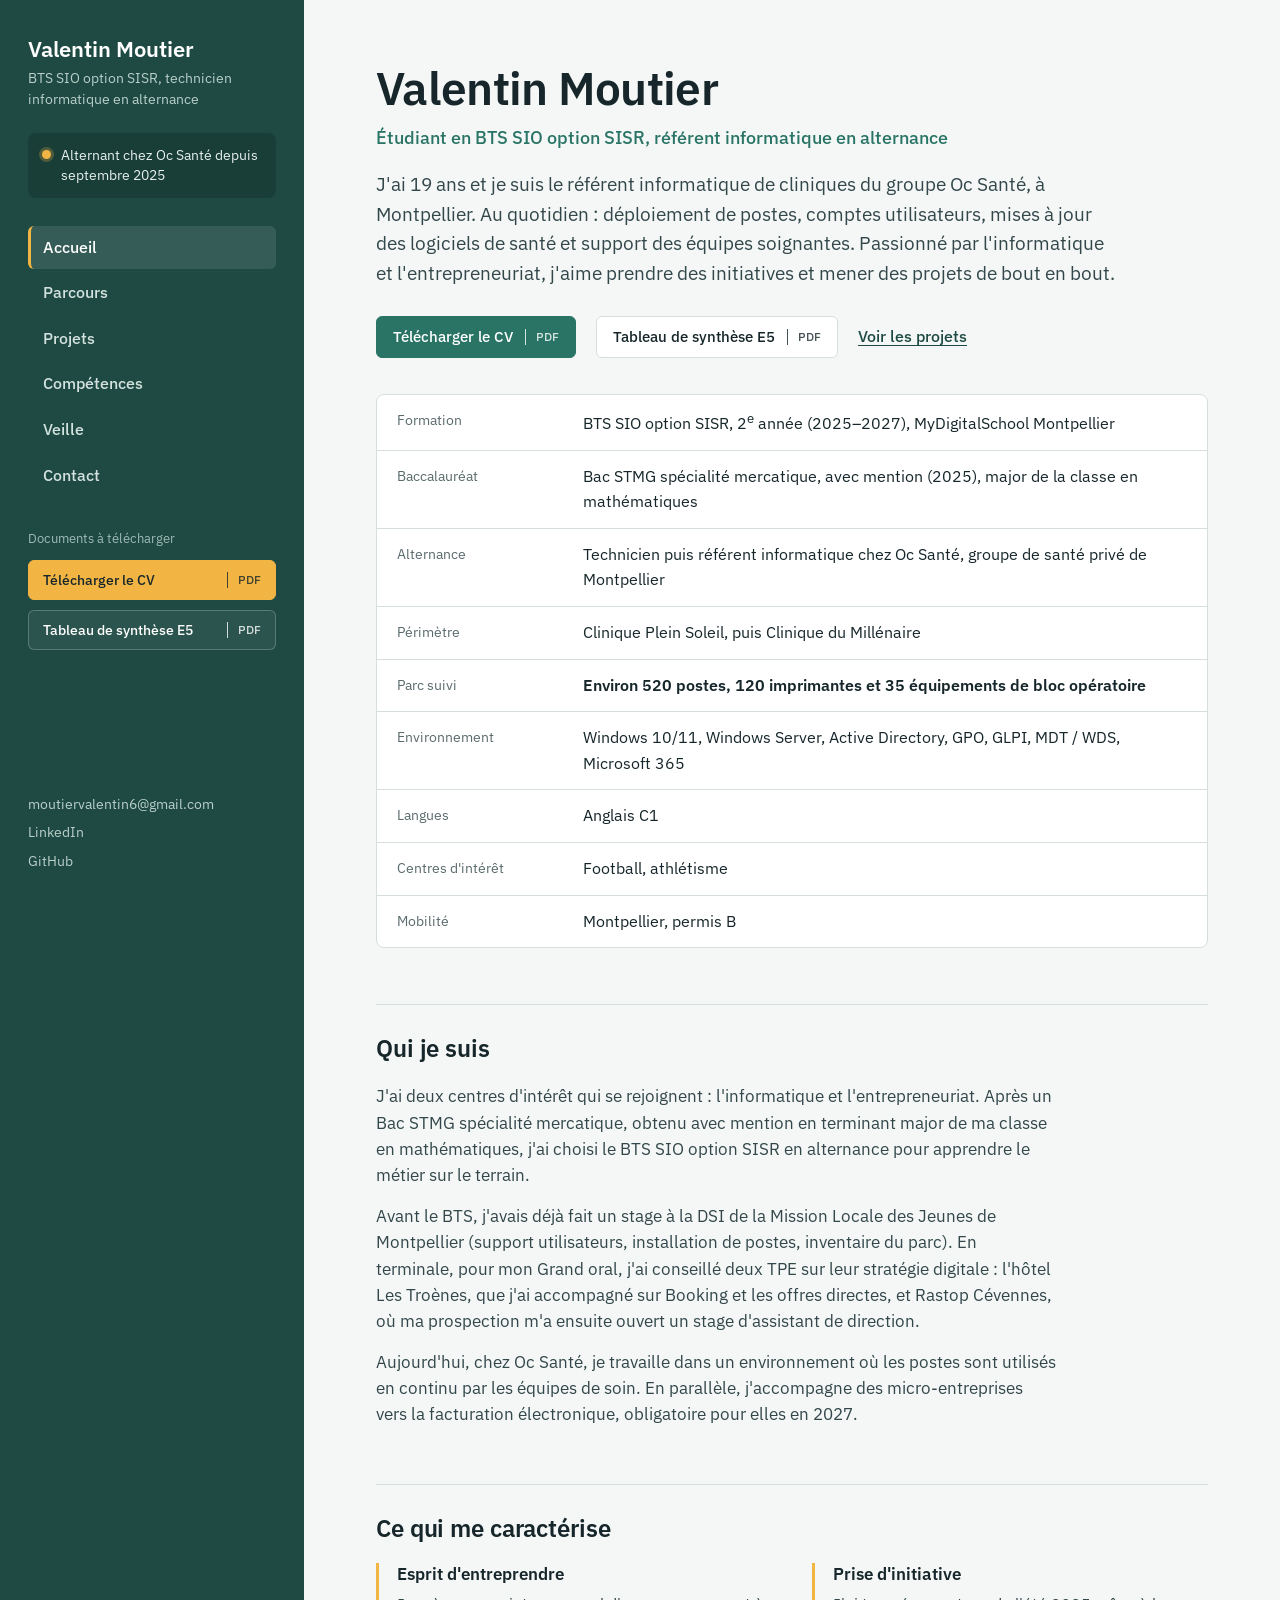
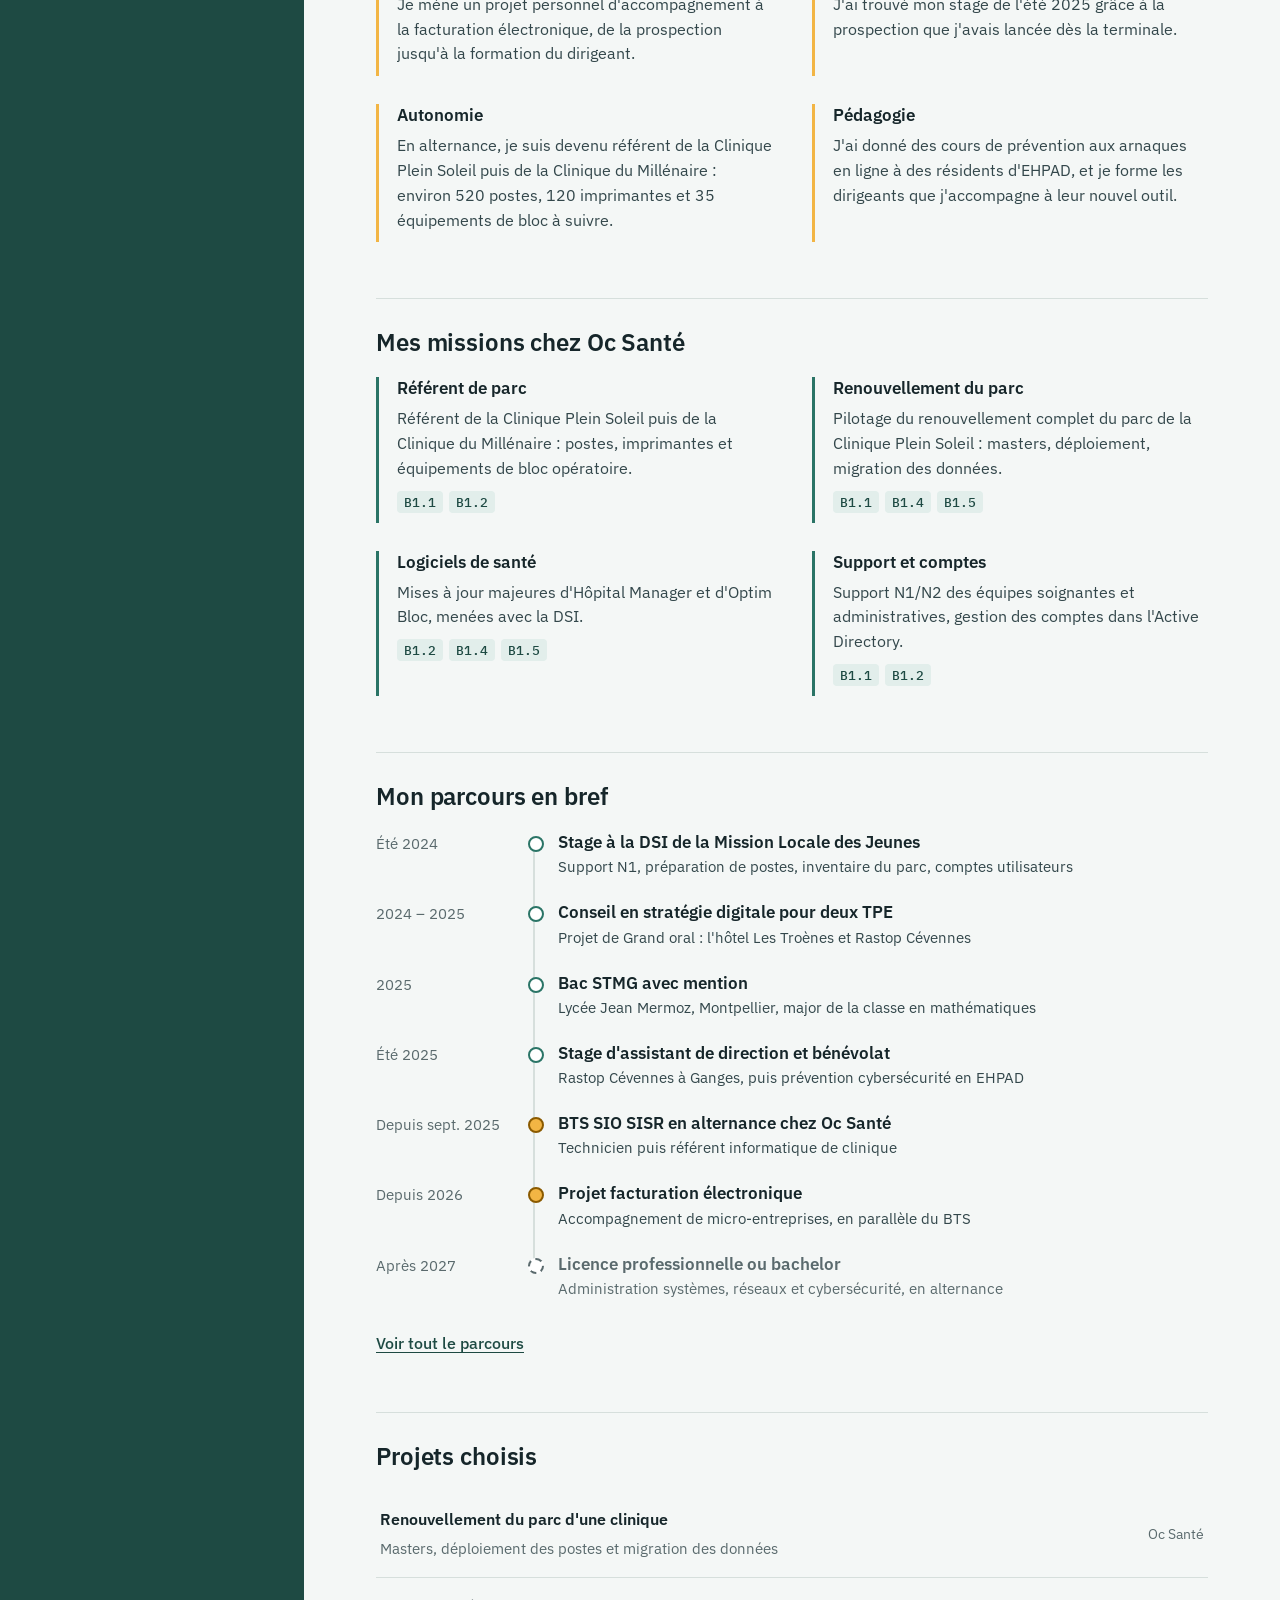
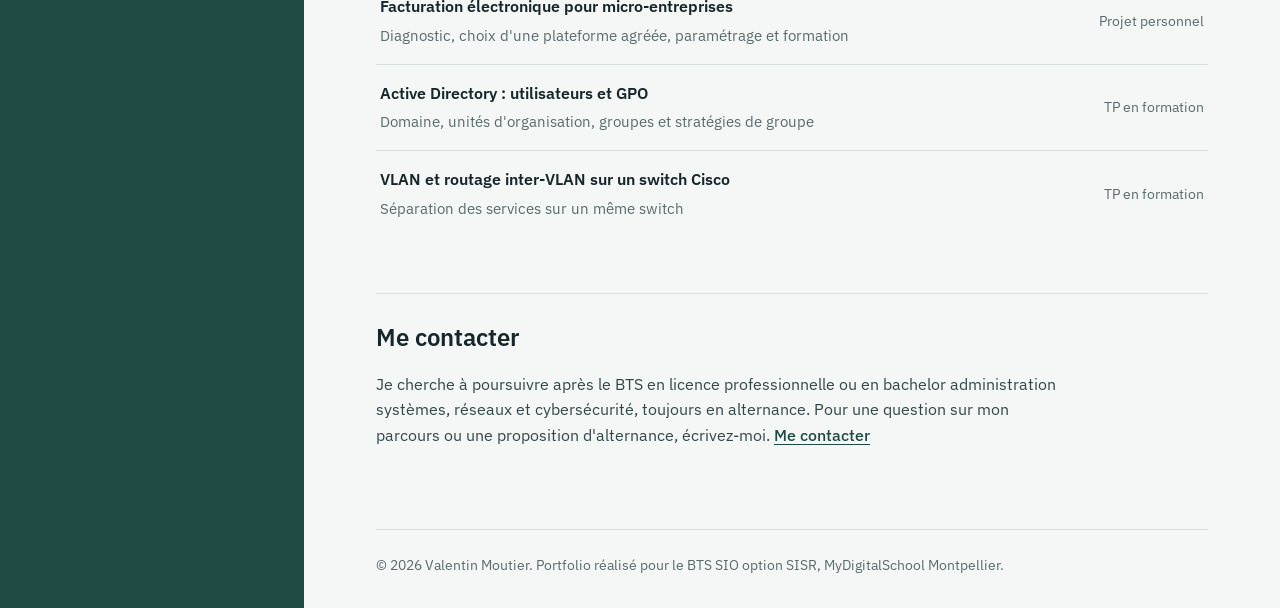
<file: index.html>
<!DOCTYPE html>
<html lang="fr">
<head>
  <meta charset="UTF-8">
  <meta name="viewport" content="width=device-width, initial-scale=1">
  <title>Accueil – Valentin Moutier, BTS SIO SISR</title>
  <meta name="description" content="Portfolio de Valentin Moutier, 19 ans, étudiant en BTS SIO option SISR et référent informatique en alternance chez Oc Santé à Montpellier.">
  <link rel="preconnect" href="https://fonts.googleapis.com">
  <link rel="preconnect" href="https://fonts.gstatic.com" crossorigin>
  <link rel="stylesheet" href="https://fonts.googleapis.com/css2?family=IBM+Plex+Mono:wght@500&family=IBM+Plex+Sans:wght@400;500;600&display=swap">
  <link rel="stylesheet" href="style.css">
</head>
<body>
  <a class="skip" href="#contenu">Aller au contenu</a>
  <div class="layout">
    <header class="side" id="side">
      <div class="side-top">
        <a class="id" href="index.html">
          <span class="id-name">Valentin Moutier</span>
          <span class="id-role">BTS SIO option SISR, technicien informatique en alternance</span>
        </a>
        <button class="menu-btn" id="menuBtn" type="button" aria-expanded="false" aria-controls="sideBody">Menu</button>
      </div>
      <div class="side-body" id="sideBody">
        <p class="status"><span class="dot" aria-hidden="true"></span>Alternant chez Oc Santé depuis septembre 2025</p>
        <nav aria-label="Navigation principale">
          <ul class="nav">
          <li><a href="index.html" aria-current="page">Accueil</a></li>
          <li><a href="alternance.html">Parcours</a></li>
          <li><a href="projets.html">Projets</a></li>
          <li><a href="competences.html">Compétences</a></li>
          <li><a href="veille.html">Veille</a></li>
          <li><a href="contact.html">Contact</a></li>
          </ul>
        </nav>
        <div class="docs">
          <p class="docs-title">Documents à télécharger</p>
          <a class="btn btn-primary" href="cv.pdf" download="CV_Valentin_MOUTIER.pdf">Télécharger le CV <span class="fmt">PDF</span></a>
          <a class="btn" href="tableau-synthese-E5.pdf" download="Tableau_synthese_E5_Valentin_MOUTIER.pdf">Tableau de synthèse E5 <span class="fmt">PDF</span></a>
        </div>
        <ul class="links">
          <li><a href="mailto:moutiervalentin6@gmail.com">moutiervalentin6@gmail.com</a></li>
          <li><a href="https://www.linkedin.com/in/valentin-moutier-82a618446" target="_blank" rel="noopener">LinkedIn</a></li>
          <li><a href="https://github.com/VALORrj" target="_blank" rel="noopener">GitHub</a></li>
        </ul>
      </div>
    </header>

    <main class="main" id="contenu">

      <section class="hero">
        <h1>Valentin Moutier</h1>
        <p class="role">Étudiant en BTS SIO option SISR, référent informatique en alternance</p>
        <p class="lead">J'ai 19 ans et je suis le référent informatique de cliniques du groupe Oc Santé, à Montpellier. Au quotidien : déploiement de postes, comptes utilisateurs, mises à jour des logiciels de santé et support des équipes soignantes. Passionné par l'informatique et l'entrepreneuriat, j'aime prendre des initiatives et mener des projets de bout en bout.</p>
        <div class="actions">
          <a class="btn btn-primary" href="cv.pdf" download="CV_Valentin_MOUTIER.pdf">Télécharger le CV <span class="fmt">PDF</span></a>
          <a class="btn" href="tableau-synthese-E5.pdf" download="Tableau_synthese_E5_Valentin_MOUTIER.pdf">Tableau de synthèse E5 <span class="fmt">PDF</span></a>
          <a class="link" href="projets.html">Voir les projets</a>
        </div>
        <dl class="sheet">
          <div><dt>Formation</dt><dd>BTS SIO option SISR, 2<sup>e</sup> année (2025–2027), MyDigitalSchool Montpellier</dd></div>
          <div><dt>Baccalauréat</dt><dd>Bac STMG spécialité mercatique, avec mention (2025), major de la classe en mathématiques</dd></div>
          <div><dt>Alternance</dt><dd>Technicien puis référent informatique chez Oc Santé, groupe de santé privé de Montpellier</dd></div>
          <div><dt>Périmètre</dt><dd>Clinique Plein Soleil, puis Clinique du Millénaire</dd></div>
          <div class="key"><dt>Parc suivi</dt><dd>Environ 520 postes, 120 imprimantes et 35 équipements de bloc opératoire</dd></div>
          <div><dt>Environnement</dt><dd>Windows 10/11, Windows Server, Active Directory, GPO, GLPI, MDT / WDS, Microsoft 365</dd></div>
          <div><dt>Langues</dt><dd>Anglais C1</dd></div>
          <div><dt>Centres d'intérêt</dt><dd>Football, athlétisme</dd></div>
          <div><dt>Mobilité</dt><dd>Montpellier, permis B</dd></div>
        </dl>
      </section>

      <section class="section about" aria-labelledby="moi">
        <h2 id="moi">Qui je suis</h2>
        <div class="about-text">
          <p>J'ai deux centres d'intérêt qui se rejoignent : l'informatique et l'entrepreneuriat. Après un Bac STMG spécialité mercatique, obtenu avec mention en terminant major de ma classe en mathématiques, j'ai choisi le BTS SIO option SISR en alternance pour apprendre le métier sur le terrain.</p>
          <p>Avant le BTS, j'avais déjà fait un stage à la DSI de la Mission Locale des Jeunes de Montpellier (support utilisateurs, installation de postes, inventaire du parc). En terminale, pour mon Grand oral, j'ai conseillé deux TPE sur leur stratégie digitale : l'hôtel Les Troènes, que j'ai accompagné sur Booking et les offres directes, et Rastop Cévennes, où ma prospection m'a ensuite ouvert un stage d'assistant de direction.</p>
          <p>Aujourd'hui, chez Oc Santé, je travaille dans un environnement où les postes sont utilisés en continu par les équipes de soin. En parallèle, j'accompagne des micro-entreprises vers la facturation électronique, obligatoire pour elles en 2027.</p>
        </div>
      </section>

      <section class="section" aria-labelledby="qualites">
        <h2 id="qualites">Ce qui me caractérise</h2>
        <ul class="missions traits">
          <li>
            <h3>Esprit d'entreprendre</h3>
            <p>Je mène un projet personnel d'accompagnement à la facturation électronique, de la prospection jusqu'à la formation du dirigeant.</p>
          </li>
          <li>
            <h3>Prise d'initiative</h3>
            <p>J'ai trouvé mon stage de l'été 2025 grâce à la prospection que j'avais lancée dès la terminale.</p>
          </li>
          <li>
            <h3>Autonomie</h3>
            <p>En alternance, je suis devenu référent de la Clinique Plein Soleil puis de la Clinique du Millénaire : environ 520 postes, 120 imprimantes et 35 équipements de bloc à suivre.</p>
          </li>
          <li>
            <h3>Pédagogie</h3>
            <p>J'ai donné des cours de prévention aux arnaques en ligne à des résidents d'EHPAD, et je forme les dirigeants que j'accompagne à leur nouvel outil.</p>
          </li>
        </ul>
      </section>

      <section class="section" aria-labelledby="missions">
        <h2 id="missions">Mes missions chez Oc Santé</h2>
        <ul class="missions">
          <li>
            <h3>Référent de parc</h3>
            <p>Référent de la Clinique Plein Soleil puis de la Clinique du Millénaire : postes, imprimantes et équipements de bloc opératoire.</p>
            <p class="codes"><span class="code">B1.1</span><span class="code">B1.2</span></p>
          </li>
          <li>
            <h3>Renouvellement du parc</h3>
            <p>Pilotage du renouvellement complet du parc de la Clinique Plein Soleil : masters, déploiement, migration des données.</p>
            <p class="codes"><span class="code">B1.1</span><span class="code">B1.4</span><span class="code">B1.5</span></p>
          </li>
          <li>
            <h3>Logiciels de santé</h3>
            <p>Mises à jour majeures d'Hôpital Manager et d'Optim Bloc, menées avec la DSI.</p>
            <p class="codes"><span class="code">B1.2</span><span class="code">B1.4</span><span class="code">B1.5</span></p>
          </li>
          <li>
            <h3>Support et comptes</h3>
            <p>Support N1/N2 des équipes soignantes et administratives, gestion des comptes dans l'Active Directory.</p>
            <p class="codes"><span class="code">B1.1</span><span class="code">B1.2</span></p>
          </li>
        </ul>
      </section>

      <section class="section" aria-labelledby="bref">
        <h2 id="bref">Mon parcours en bref</h2>
        <ol class="path">
          <li><span class="path-when">Été 2024</span><div class="path-body"><h3>Stage à la DSI de la Mission Locale des Jeunes</h3><p>Support N1, préparation de postes, inventaire du parc, comptes utilisateurs</p></div></li>
          <li><span class="path-when">2024 – 2025</span><div class="path-body"><h3>Conseil en stratégie digitale pour deux TPE</h3><p>Projet de Grand oral : l'hôtel Les Troènes et Rastop Cévennes</p></div></li>
          <li><span class="path-when">2025</span><div class="path-body"><h3>Bac STMG avec mention</h3><p>Lycée Jean Mermoz, Montpellier, major de la classe en mathématiques</p></div></li>
          <li><span class="path-when">Été 2025</span><div class="path-body"><h3>Stage d'assistant de direction et bénévolat</h3><p>Rastop Cévennes à Ganges, puis prévention cybersécurité en EHPAD</p></div></li>
          <li class="now"><span class="path-when">Depuis sept. 2025</span><div class="path-body"><h3>BTS SIO SISR en alternance chez Oc Santé</h3><p>Technicien puis référent informatique de clinique</p></div></li>
          <li class="now"><span class="path-when">Depuis 2026</span><div class="path-body"><h3>Projet facturation électronique</h3><p>Accompagnement de micro-entreprises, en parallèle du BTS</p></div></li>
          <li class="next"><span class="path-when">Après 2027</span><div class="path-body"><h3>Licence professionnelle ou bachelor</h3><p>Administration systèmes, réseaux et cybersécurité, en alternance</p></div></li>
        </ol>
        <p style="margin-top:8px"><a class="link" href="alternance.html">Voir tout le parcours</a></p>
      </section>

      <section class="section" aria-labelledby="choix">
        <h2 id="choix">Projets choisis</h2>
        <ul class="picks">
          <li><a href="projets.html?p=renouvellement-parc"><span class="pick-title">Renouvellement du parc d'une clinique</span><span class="pick-desc">Masters, déploiement des postes et migration des données</span><span class="pick-where">Oc Santé</span></a></li>
          <li><a href="projets.html?p=facturation-electronique"><span class="pick-title">Facturation électronique pour micro-entreprises</span><span class="pick-desc">Diagnostic, choix d'une plateforme agréée, paramétrage et formation</span><span class="pick-where">Projet personnel</span></a></li>
          <li><a href="projets.html?p=active-directory"><span class="pick-title">Active Directory : utilisateurs et GPO</span><span class="pick-desc">Domaine, unités d'organisation, groupes et stratégies de groupe</span><span class="pick-where">TP en formation</span></a></li>
          <li><a href="projets.html?p=vlan"><span class="pick-title">VLAN et routage inter-VLAN sur un switch Cisco</span><span class="pick-desc">Séparation des services sur un même switch</span><span class="pick-where">TP en formation</span></a></li>
        </ul>
      </section>

      <section class="section" aria-labelledby="suite">
        <h2 id="suite">Me contacter</h2>
        <p class="section-intro">Je cherche à poursuivre après le BTS en licence professionnelle ou en bachelor administration systèmes, réseaux et cybersécurité, toujours en alternance. Pour une question sur mon parcours ou une proposition d'alternance, écrivez-moi. <a class="link" href="contact.html">Me contacter</a></p>
      </section>

      <footer class="foot">
        <p>© <span id="year">2026</span> Valentin Moutier. Portfolio réalisé pour le BTS SIO option SISR, MyDigitalSchool Montpellier.</p>
      </footer>
    </main>
  </div>
  <script src="script.js"></script>
</body>
</html>
</file>
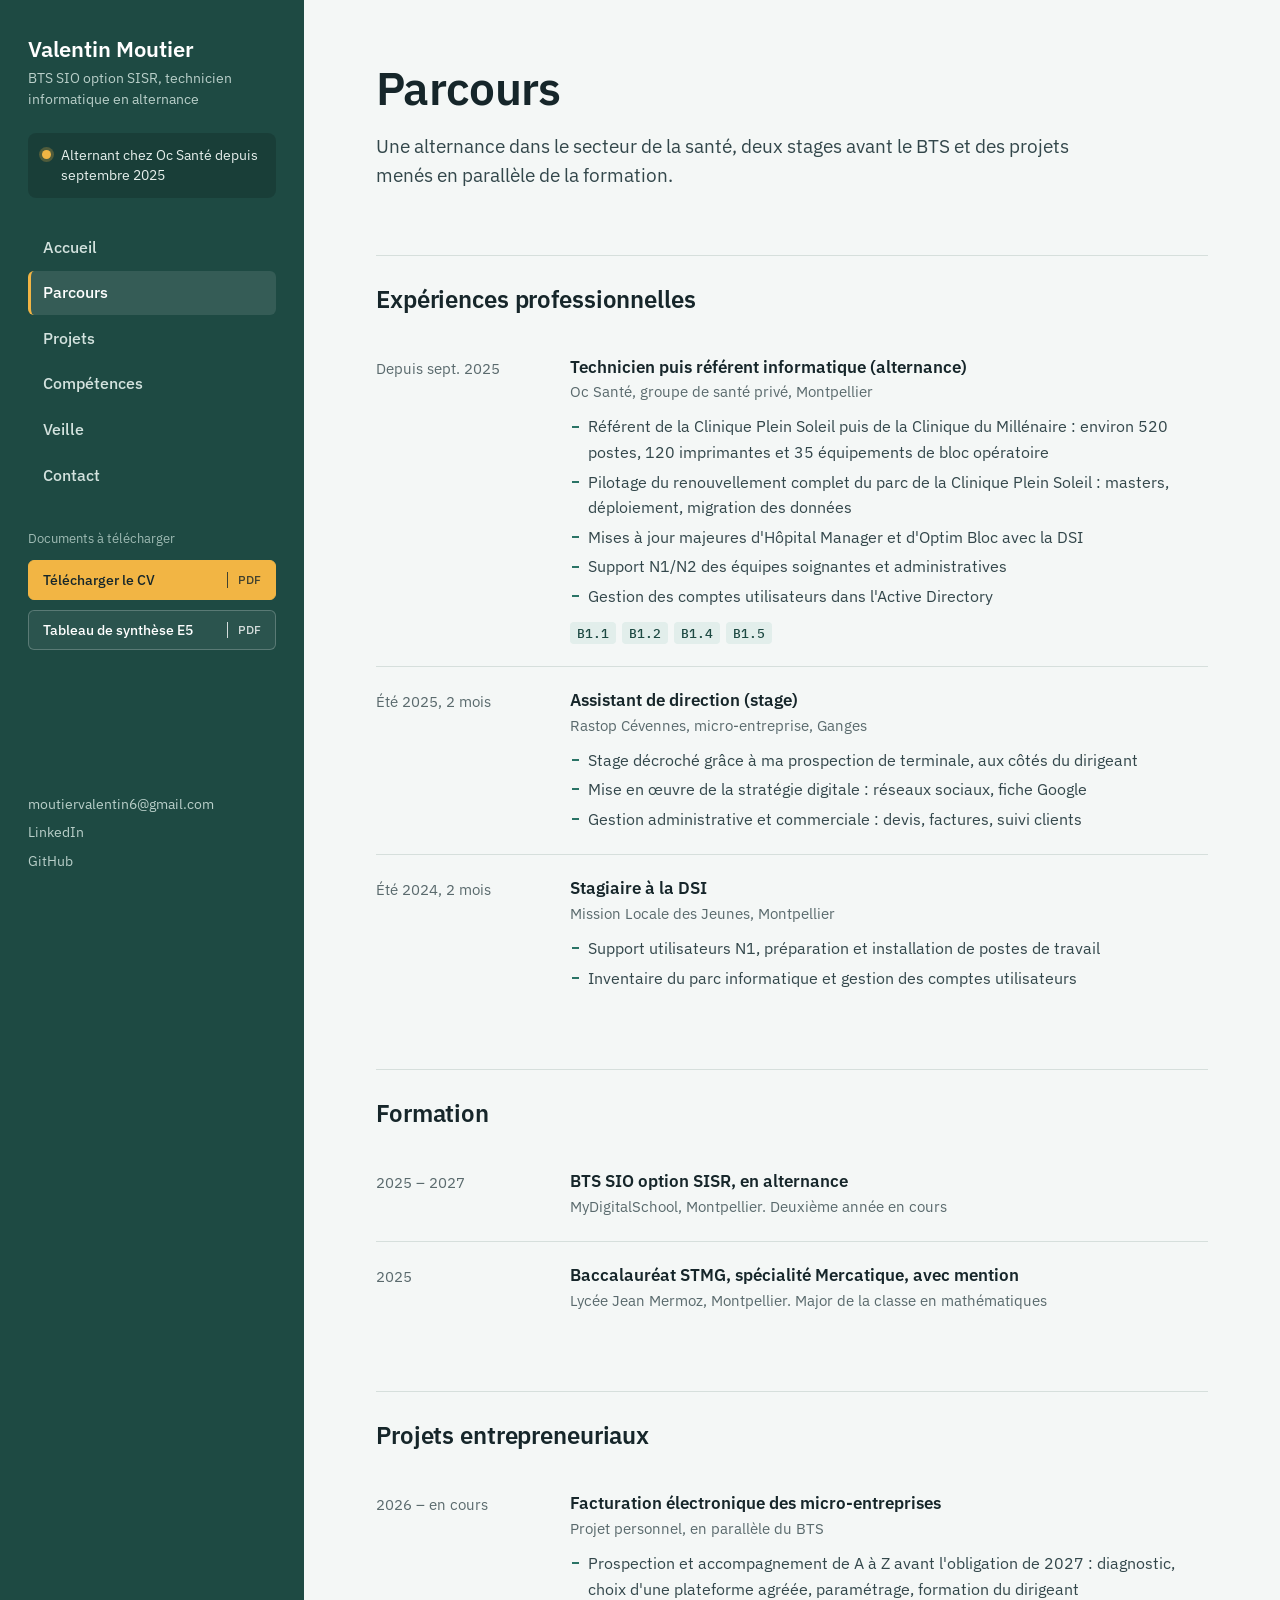
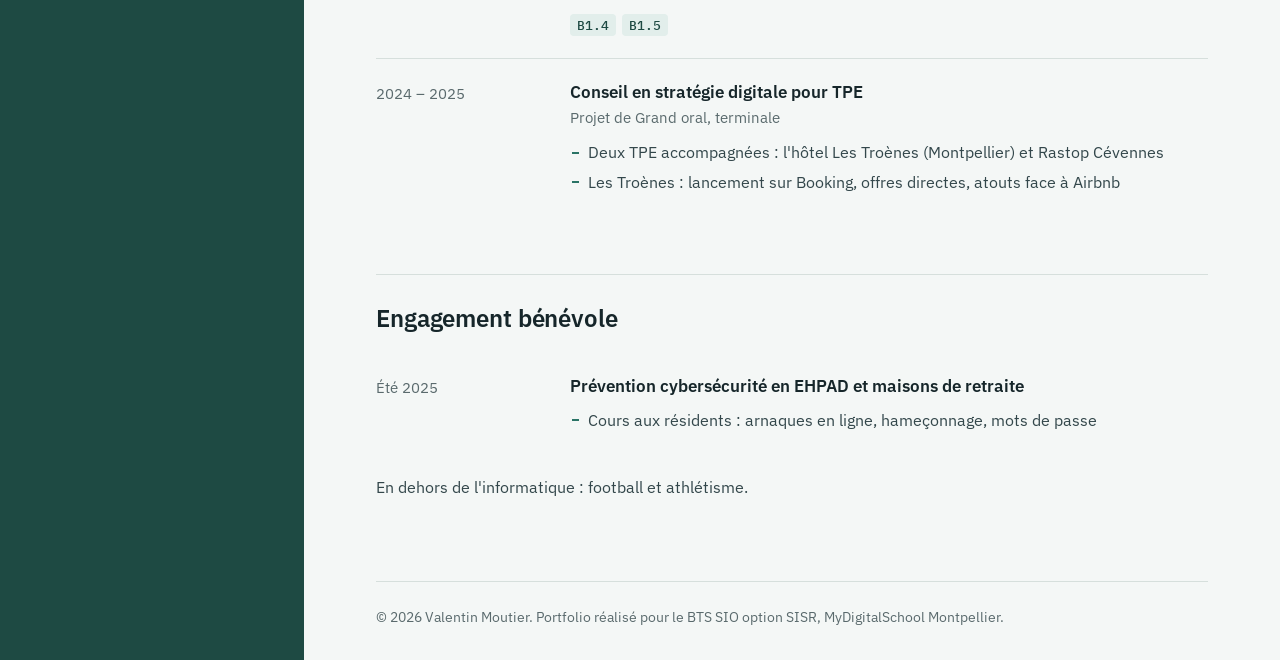
<file: alternance.html>
<!DOCTYPE html>
<html lang="fr">
<head>
  <meta charset="UTF-8">
  <meta name="viewport" content="width=device-width, initial-scale=1">
  <title>Parcours – Valentin Moutier, BTS SIO SISR</title>
  <meta name="description" content="Parcours de Valentin Moutier : alternance chez Oc Santé, stages, formation, projets et engagement.">
  <link rel="preconnect" href="https://fonts.googleapis.com">
  <link rel="preconnect" href="https://fonts.gstatic.com" crossorigin>
  <link rel="stylesheet" href="https://fonts.googleapis.com/css2?family=IBM+Plex+Mono:wght@500&family=IBM+Plex+Sans:wght@400;500;600&display=swap">
  <link rel="stylesheet" href="style.css">
</head>
<body>
  <a class="skip" href="#contenu">Aller au contenu</a>
  <div class="layout">
    <header class="side" id="side">
      <div class="side-top">
        <a class="id" href="index.html">
          <span class="id-name">Valentin Moutier</span>
          <span class="id-role">BTS SIO option SISR, technicien informatique en alternance</span>
        </a>
        <button class="menu-btn" id="menuBtn" type="button" aria-expanded="false" aria-controls="sideBody">Menu</button>
      </div>
      <div class="side-body" id="sideBody">
        <p class="status"><span class="dot" aria-hidden="true"></span>Alternant chez Oc Santé depuis septembre 2025</p>
        <nav aria-label="Navigation principale">
          <ul class="nav">
          <li><a href="index.html">Accueil</a></li>
          <li><a href="alternance.html" aria-current="page">Parcours</a></li>
          <li><a href="projets.html">Projets</a></li>
          <li><a href="competences.html">Compétences</a></li>
          <li><a href="veille.html">Veille</a></li>
          <li><a href="contact.html">Contact</a></li>
          </ul>
        </nav>
        <div class="docs">
          <p class="docs-title">Documents à télécharger</p>
          <a class="btn btn-primary" href="cv.pdf" download="CV_Valentin_MOUTIER.pdf">Télécharger le CV <span class="fmt">PDF</span></a>
          <a class="btn" href="tableau-synthese-E5.pdf" download="Tableau_synthese_E5_Valentin_MOUTIER.pdf">Tableau de synthèse E5 <span class="fmt">PDF</span></a>
        </div>
        <ul class="links">
          <li><a href="mailto:moutiervalentin6@gmail.com">moutiervalentin6@gmail.com</a></li>
          <li><a href="https://www.linkedin.com/in/valentin-moutier-82a618446" target="_blank" rel="noopener">LinkedIn</a></li>
          <li><a href="https://github.com/VALORrj" target="_blank" rel="noopener">GitHub</a></li>
        </ul>
      </div>
    </header>

    <main class="main" id="contenu">

      <div class="page-head">
        <h1>Parcours</h1>
        <p class="lead">Une alternance dans le secteur de la santé, deux stages avant le BTS et des projets menés en parallèle de la formation.</p>
      </div>

      <section class="section" aria-labelledby="exp">
        <h2 id="exp">Expériences professionnelles</h2>
        <ol class="log">
          <li>
            <p class="log-when">Depuis sept. 2025</p>
            <div>
              <h3>Technicien puis référent informatique (alternance)</h3>
              <p class="log-org">Oc Santé, groupe de santé privé, Montpellier</p>
              <ul>
                <li>Référent de la Clinique Plein Soleil puis de la Clinique du Millénaire : environ 520 postes, 120 imprimantes et 35 équipements de bloc opératoire</li>
                <li>Pilotage du renouvellement complet du parc de la Clinique Plein Soleil : masters, déploiement, migration des données</li>
                <li>Mises à jour majeures d'Hôpital Manager et d'Optim Bloc avec la DSI</li>
                <li>Support N1/N2 des équipes soignantes et administratives</li>
                <li>Gestion des comptes utilisateurs dans l'Active Directory</li>
              </ul>
              <p class="codes"><span class="code">B1.1</span><span class="code">B1.2</span><span class="code">B1.4</span><span class="code">B1.5</span></p>
            </div>
          </li>
          <li>
            <p class="log-when">Été 2025, 2 mois</p>
            <div>
              <h3>Assistant de direction (stage)</h3>
              <p class="log-org">Rastop Cévennes, micro-entreprise, Ganges</p>
              <ul>
                <li>Stage décroché grâce à ma prospection de terminale, aux côtés du dirigeant</li>
                <li>Mise en œuvre de la stratégie digitale : réseaux sociaux, fiche Google</li>
                <li>Gestion administrative et commerciale : devis, factures, suivi clients</li>
              </ul>
            </div>
          </li>
          <li>
            <p class="log-when">Été 2024, 2 mois</p>
            <div>
              <h3>Stagiaire à la DSI</h3>
              <p class="log-org">Mission Locale des Jeunes, Montpellier</p>
              <ul>
                <li>Support utilisateurs N1, préparation et installation de postes de travail</li>
                <li>Inventaire du parc informatique et gestion des comptes utilisateurs</li>
              </ul>
            </div>
          </li>
        </ol>
      </section>

      <section class="section" aria-labelledby="formation">
        <h2 id="formation">Formation</h2>
        <ol class="log">
          <li>
            <p class="log-when">2025 – 2027</p>
            <div>
              <h3>BTS SIO option SISR, en alternance</h3>
              <p class="log-org">MyDigitalSchool, Montpellier. Deuxième année en cours</p>
            </div>
          </li>
          <li>
            <p class="log-when">2025</p>
            <div>
              <h3>Baccalauréat STMG, spécialité Mercatique, avec mention</h3>
              <p class="log-org">Lycée Jean Mermoz, Montpellier. Major de la classe en mathématiques</p>
            </div>
          </li>
        </ol>
      </section>

      <section class="section" aria-labelledby="entreprendre">
        <h2 id="entreprendre">Projets entrepreneuriaux</h2>
        <ol class="log">
          <li>
            <p class="log-when">2026 – en cours</p>
            <div>
              <h3>Facturation électronique des micro-entreprises</h3>
              <p class="log-org">Projet personnel, en parallèle du BTS</p>
              <ul>
                <li>Prospection et accompagnement de A à Z avant l'obligation de 2027 : diagnostic, choix d'une plateforme agréée, paramétrage, formation du dirigeant</li>
              </ul>
              <p class="codes"><span class="code">B1.4</span><span class="code">B1.5</span></p>
            </div>
          </li>
          <li>
            <p class="log-when">2024 – 2025</p>
            <div>
              <h3>Conseil en stratégie digitale pour TPE</h3>
              <p class="log-org">Projet de Grand oral, terminale</p>
              <ul>
                <li>Deux TPE accompagnées : l'hôtel Les Troènes (Montpellier) et Rastop Cévennes</li>
                <li>Les Troènes : lancement sur Booking, offres directes, atouts face à Airbnb</li>
              </ul>
            </div>
          </li>
        </ol>
      </section>

      <section class="section" aria-labelledby="benevolat">
        <h2 id="benevolat">Engagement bénévole</h2>
        <ol class="log">
          <li>
            <p class="log-when">Été 2025</p>
            <div>
              <h3>Prévention cybersécurité en EHPAD et maisons de retraite</h3>
              <ul>
                <li>Cours aux résidents : arnaques en ligne, hameçonnage, mots de passe</li>
              </ul>
            </div>
          </li>
        </ol>
        <p class="section-intro" style="margin-top:20px">En dehors de l'informatique : football et athlétisme.</p>
      </section>

      <footer class="foot">
        <p>© <span id="year">2026</span> Valentin Moutier. Portfolio réalisé pour le BTS SIO option SISR, MyDigitalSchool Montpellier.</p>
      </footer>
    </main>
  </div>
  <script src="script.js"></script>
</body>
</html>
</file>
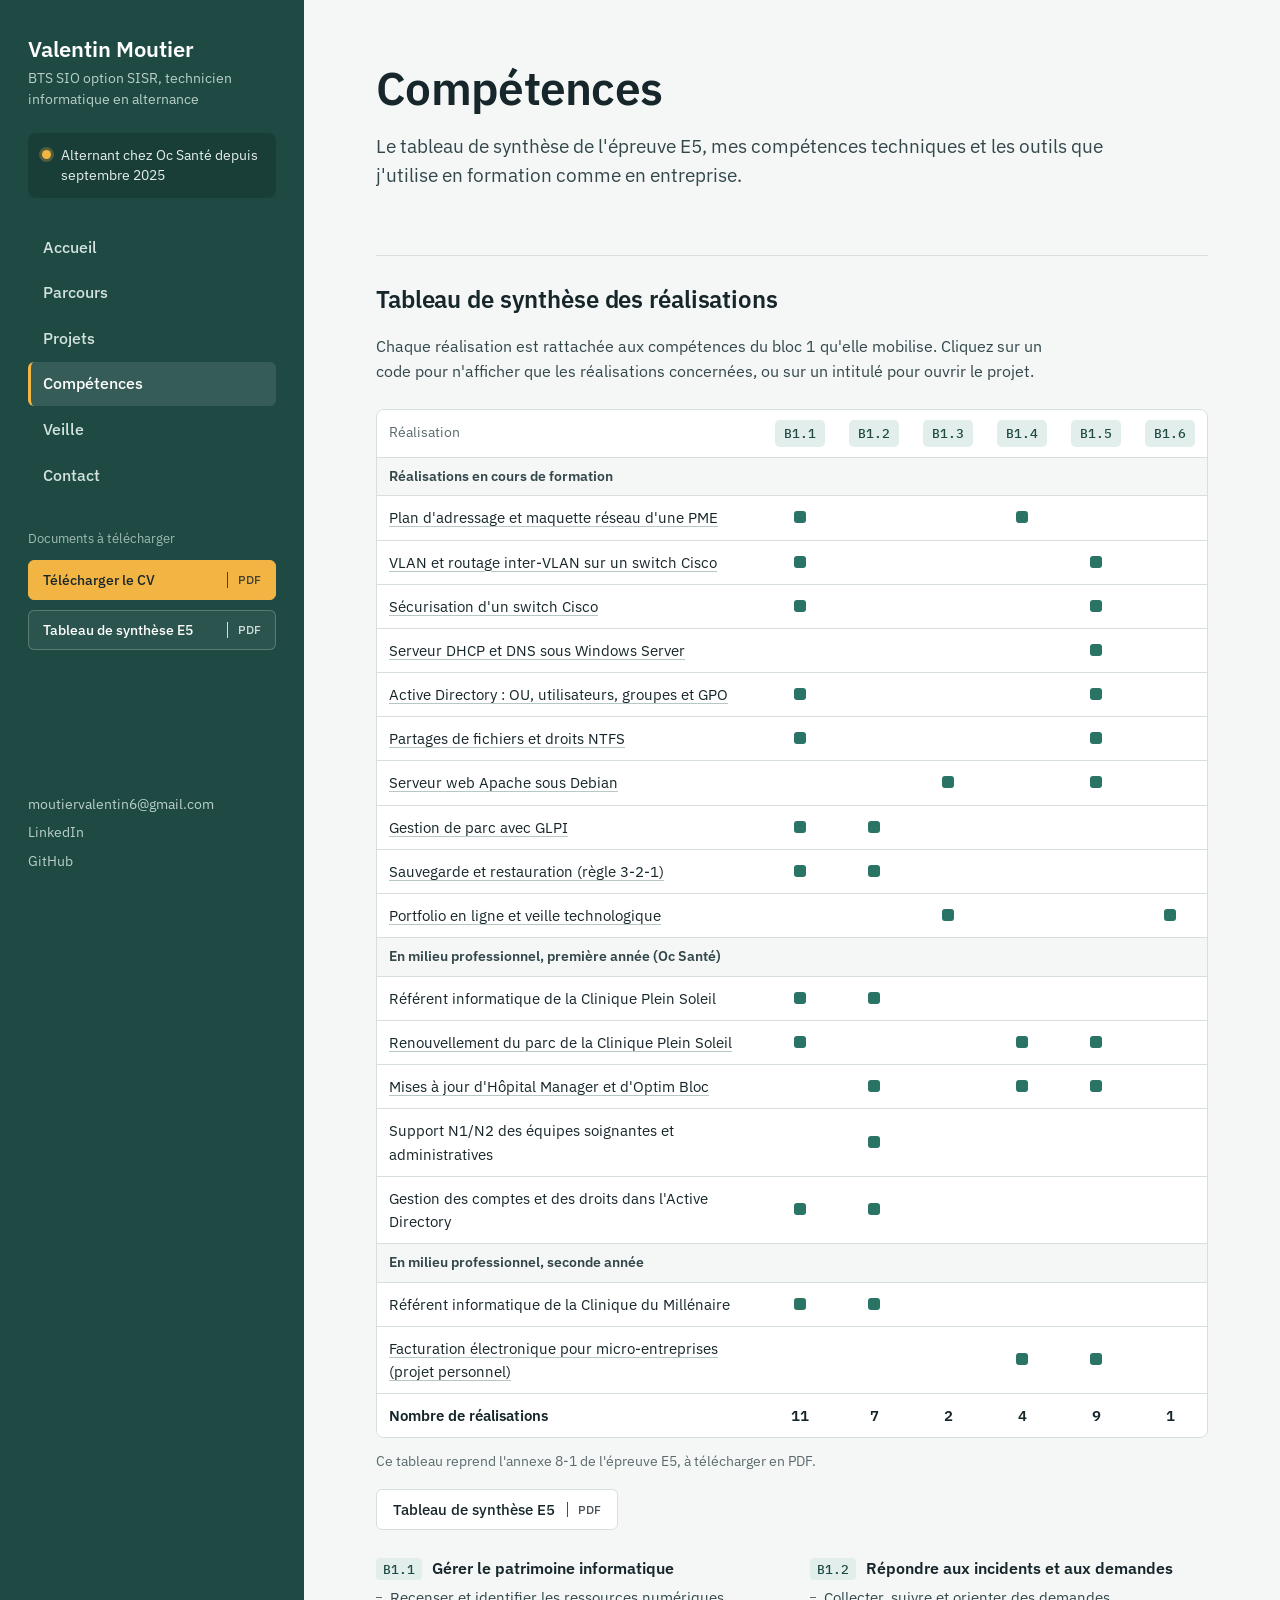
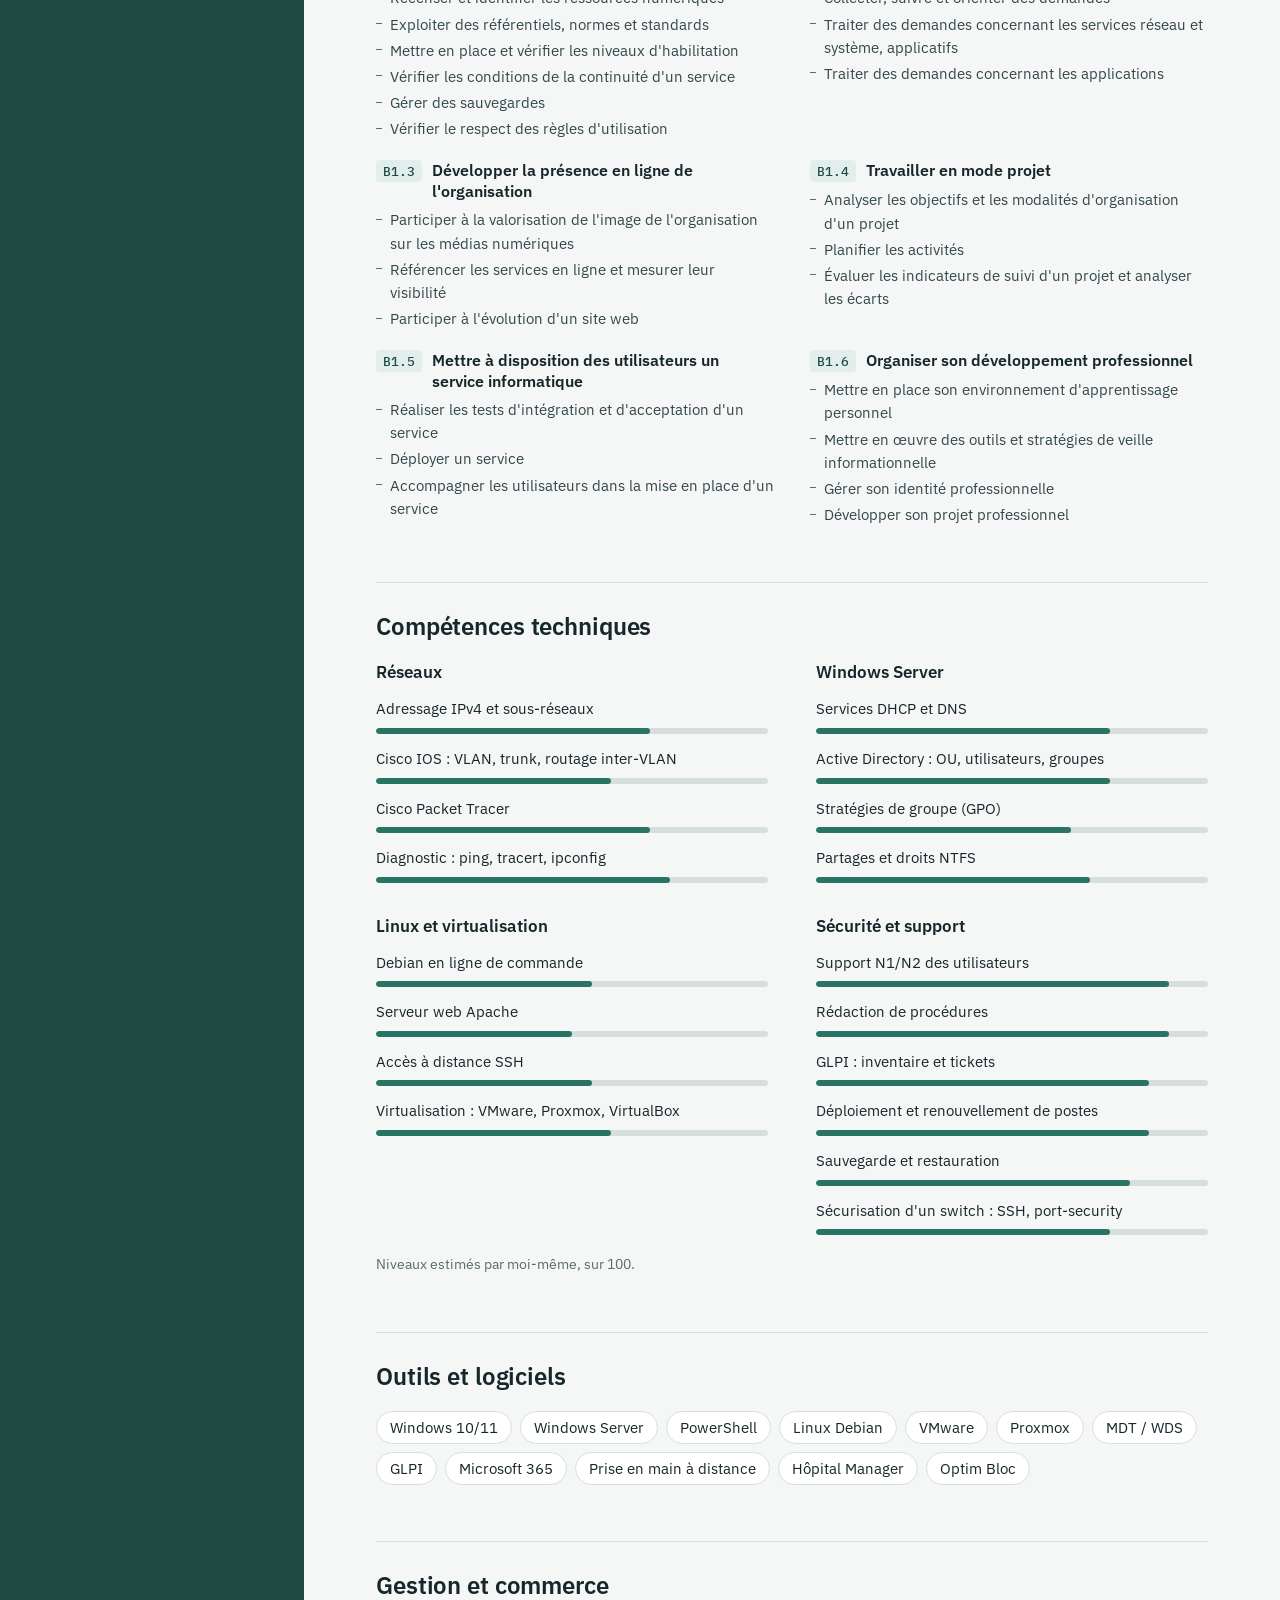
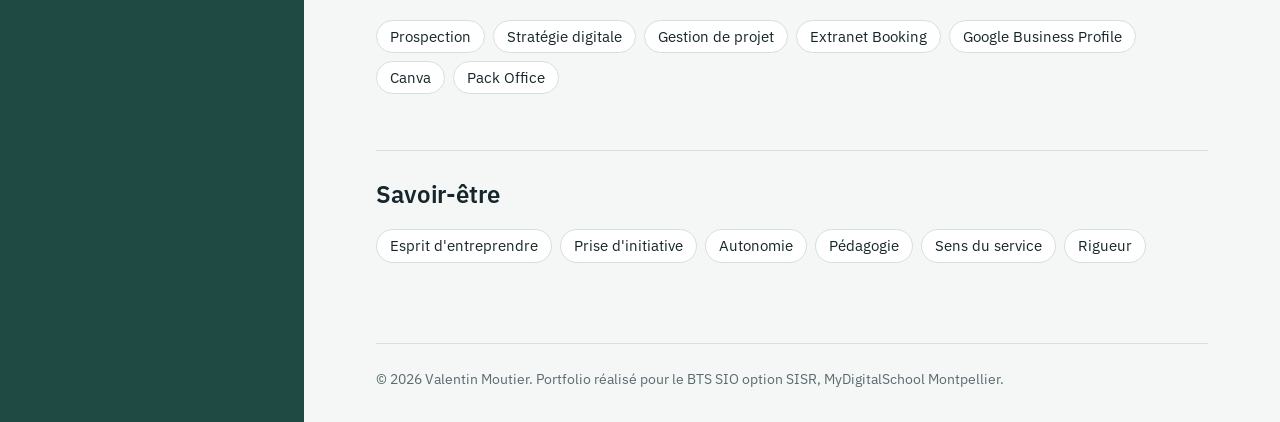
<file: competences.html>
<!DOCTYPE html>
<html lang="fr">
<head>
  <meta charset="UTF-8">
  <meta name="viewport" content="width=device-width, initial-scale=1">
  <title>Compétences – Valentin Moutier, BTS SIO SISR</title>
  <meta name="description" content="Compétences de Valentin Moutier : tableau de synthèse des réalisations du BTS SIO, compétences techniques, outils et savoir-être.">
  <link rel="preconnect" href="https://fonts.googleapis.com">
  <link rel="preconnect" href="https://fonts.gstatic.com" crossorigin>
  <link rel="stylesheet" href="https://fonts.googleapis.com/css2?family=IBM+Plex+Mono:wght@500&family=IBM+Plex+Sans:wght@400;500;600&display=swap">
  <link rel="stylesheet" href="style.css">
</head>
<body>
  <a class="skip" href="#contenu">Aller au contenu</a>
  <div class="layout">
    <header class="side" id="side">
      <div class="side-top">
        <a class="id" href="index.html">
          <span class="id-name">Valentin Moutier</span>
          <span class="id-role">BTS SIO option SISR, technicien informatique en alternance</span>
        </a>
        <button class="menu-btn" id="menuBtn" type="button" aria-expanded="false" aria-controls="sideBody">Menu</button>
      </div>
      <div class="side-body" id="sideBody">
        <p class="status"><span class="dot" aria-hidden="true"></span>Alternant chez Oc Santé depuis septembre 2025</p>
        <nav aria-label="Navigation principale">
          <ul class="nav">
          <li><a href="index.html">Accueil</a></li>
          <li><a href="alternance.html">Parcours</a></li>
          <li><a href="projets.html">Projets</a></li>
          <li><a href="competences.html" aria-current="page">Compétences</a></li>
          <li><a href="veille.html">Veille</a></li>
          <li><a href="contact.html">Contact</a></li>
          </ul>
        </nav>
        <div class="docs">
          <p class="docs-title">Documents à télécharger</p>
          <a class="btn btn-primary" href="cv.pdf" download="CV_Valentin_MOUTIER.pdf">Télécharger le CV <span class="fmt">PDF</span></a>
          <a class="btn" href="tableau-synthese-E5.pdf" download="Tableau_synthese_E5_Valentin_MOUTIER.pdf">Tableau de synthèse E5 <span class="fmt">PDF</span></a>
        </div>
        <ul class="links">
          <li><a href="mailto:moutiervalentin6@gmail.com">moutiervalentin6@gmail.com</a></li>
          <li><a href="https://www.linkedin.com/in/valentin-moutier-82a618446" target="_blank" rel="noopener">LinkedIn</a></li>
          <li><a href="https://github.com/VALORrj" target="_blank" rel="noopener">GitHub</a></li>
        </ul>
      </div>
    </header>

    <main class="main" id="contenu">

      <div class="page-head">
        <h1>Compétences</h1>
        <p class="lead">Le tableau de synthèse de l'épreuve E5, mes compétences techniques et les outils que j'utilise en formation comme en entreprise.</p>
      </div>

      <section class="section" aria-labelledby="synthese">
        <h2 id="synthese">Tableau de synthèse des réalisations</h2>
        <p class="section-intro">Chaque réalisation est rattachée aux compétences du bloc 1 qu'elle mobilise. Cliquez sur un code pour n'afficher que les réalisations concernées, ou sur un intitulé pour ouvrir le projet.</p>
        <div class="matrix-wrap" id="matrix"></div>
        <p class="matrix-note">Ce tableau reprend l'annexe 8-1 de l'épreuve E5, à télécharger en PDF.</p>
        <div class="actions" style="margin-top:16px"><a class="btn" href="tableau-synthese-E5.pdf" download="Tableau_synthese_E5_Valentin_MOUTIER.pdf">Tableau de synthèse E5 <span class="fmt">PDF</span></a></div>
        <div class="legend">
          <div><h3><span class="code">B1.1</span>Gérer le patrimoine informatique</h3><ul><li>Recenser et identifier les ressources numériques</li><li>Exploiter des référentiels, normes et standards</li><li>Mettre en place et vérifier les niveaux d'habilitation</li><li>Vérifier les conditions de la continuité d'un service</li><li>Gérer des sauvegardes</li><li>Vérifier le respect des règles d'utilisation</li></ul></div>
          <div><h3><span class="code">B1.2</span>Répondre aux incidents et aux demandes</h3><ul><li>Collecter, suivre et orienter des demandes</li><li>Traiter des demandes concernant les services réseau et système, applicatifs</li><li>Traiter des demandes concernant les applications</li></ul></div>
          <div><h3><span class="code">B1.3</span>Développer la présence en ligne de l'organisation</h3><ul><li>Participer à la valorisation de l'image de l'organisation sur les médias numériques</li><li>Référencer les services en ligne et mesurer leur visibilité</li><li>Participer à l'évolution d'un site web</li></ul></div>
          <div><h3><span class="code">B1.4</span>Travailler en mode projet</h3><ul><li>Analyser les objectifs et les modalités d'organisation d'un projet</li><li>Planifier les activités</li><li>Évaluer les indicateurs de suivi d'un projet et analyser les écarts</li></ul></div>
          <div><h3><span class="code">B1.5</span>Mettre à disposition des utilisateurs un service informatique</h3><ul><li>Réaliser les tests d'intégration et d'acceptation d'un service</li><li>Déployer un service</li><li>Accompagner les utilisateurs dans la mise en place d'un service</li></ul></div>
          <div><h3><span class="code">B1.6</span>Organiser son développement professionnel</h3><ul><li>Mettre en place son environnement d'apprentissage personnel</li><li>Mettre en œuvre des outils et stratégies de veille informationnelle</li><li>Gérer son identité professionnelle</li><li>Développer son projet professionnel</li></ul></div>
        </div>
      </section>

      <section class="section" aria-labelledby="tech">
        <h2 id="tech">Compétences techniques</h2>
        <div class="skills">
          <div>
            <h3>Réseaux</h3>
            <ul>
              <li class="skill"><span class="skill-label">Adressage IPv4 et sous-réseaux</span><div class="meter" role="img" aria-label="Adressage IPv4 et sous-réseaux : 70 sur 100"><span style="width:70%"></span></div></li>
              <li class="skill"><span class="skill-label">Cisco IOS : VLAN, trunk, routage inter-VLAN</span><div class="meter" role="img" aria-label="Cisco IOS : VLAN, trunk, routage inter-VLAN : 60 sur 100"><span style="width:60%"></span></div></li>
              <li class="skill"><span class="skill-label">Cisco Packet Tracer</span><div class="meter" role="img" aria-label="Cisco Packet Tracer : 70 sur 100"><span style="width:70%"></span></div></li>
              <li class="skill"><span class="skill-label">Diagnostic : ping, tracert, ipconfig</span><div class="meter" role="img" aria-label="Diagnostic : ping, tracert, ipconfig : 75 sur 100"><span style="width:75%"></span></div></li>
            </ul>
          </div>
          <div>
            <h3>Windows Server</h3>
            <ul>
              <li class="skill"><span class="skill-label">Services DHCP et DNS</span><div class="meter" role="img" aria-label="Services DHCP et DNS : 75 sur 100"><span style="width:75%"></span></div></li>
              <li class="skill"><span class="skill-label">Active Directory : OU, utilisateurs, groupes</span><div class="meter" role="img" aria-label="Active Directory : OU, utilisateurs, groupes : 75 sur 100"><span style="width:75%"></span></div></li>
              <li class="skill"><span class="skill-label">Stratégies de groupe (GPO)</span><div class="meter" role="img" aria-label="Stratégies de groupe (GPO) : 65 sur 100"><span style="width:65%"></span></div></li>
              <li class="skill"><span class="skill-label">Partages et droits NTFS</span><div class="meter" role="img" aria-label="Partages et droits NTFS : 70 sur 100"><span style="width:70%"></span></div></li>
            </ul>
          </div>
          <div>
            <h3>Linux et virtualisation</h3>
            <ul>
              <li class="skill"><span class="skill-label">Debian en ligne de commande</span><div class="meter" role="img" aria-label="Debian en ligne de commande : 55 sur 100"><span style="width:55%"></span></div></li>
              <li class="skill"><span class="skill-label">Serveur web Apache</span><div class="meter" role="img" aria-label="Serveur web Apache : 50 sur 100"><span style="width:50%"></span></div></li>
              <li class="skill"><span class="skill-label">Accès à distance SSH</span><div class="meter" role="img" aria-label="Accès à distance SSH : 55 sur 100"><span style="width:55%"></span></div></li>
              <li class="skill"><span class="skill-label">Virtualisation : VMware, Proxmox, VirtualBox</span><div class="meter" role="img" aria-label="Virtualisation : VMware, Proxmox, VirtualBox : 60 sur 100"><span style="width:60%"></span></div></li>
            </ul>
          </div>
          <div>
            <h3>Sécurité et support</h3>
            <ul>
              <li class="skill"><span class="skill-label">Support N1/N2 des utilisateurs</span><div class="meter" role="img" aria-label="Support N1/N2 des utilisateurs : 90 sur 100"><span style="width:90%"></span></div></li>
              <li class="skill"><span class="skill-label">Rédaction de procédures</span><div class="meter" role="img" aria-label="Rédaction de procédures : 90 sur 100"><span style="width:90%"></span></div></li>
              <li class="skill"><span class="skill-label">GLPI : inventaire et tickets</span><div class="meter" role="img" aria-label="GLPI : inventaire et tickets : 85 sur 100"><span style="width:85%"></span></div></li>
              <li class="skill"><span class="skill-label">Déploiement et renouvellement de postes</span><div class="meter" role="img" aria-label="Déploiement et renouvellement de postes : 85 sur 100"><span style="width:85%"></span></div></li>
              <li class="skill"><span class="skill-label">Sauvegarde et restauration</span><div class="meter" role="img" aria-label="Sauvegarde et restauration : 80 sur 100"><span style="width:80%"></span></div></li>
              <li class="skill"><span class="skill-label">Sécurisation d'un switch : SSH, port-security</span><div class="meter" role="img" aria-label="Sécurisation d'un switch : SSH, port-security : 75 sur 100"><span style="width:75%"></span></div></li>
            </ul>
          </div>
        </div>
        <p class="scale">Niveaux estimés par moi-même, sur 100.</p>
      </section>

      <section class="section" aria-labelledby="outils">
        <h2 id="outils">Outils et logiciels</h2>
        <ul class="chips"><li>Windows 10/11</li><li>Windows Server</li><li>PowerShell</li><li>Linux Debian</li><li>VMware</li><li>Proxmox</li><li>MDT / WDS</li><li>GLPI</li><li>Microsoft 365</li><li>Prise en main à distance</li><li>Hôpital Manager</li><li>Optim Bloc</li></ul>
      </section>

      <section class="section" aria-labelledby="gestion">
        <h2 id="gestion">Gestion et commerce</h2>
        <ul class="chips"><li>Prospection</li><li>Stratégie digitale</li><li>Gestion de projet</li><li>Extranet Booking</li><li>Google Business Profile</li><li>Canva</li><li>Pack Office</li></ul>
      </section>

      <section class="section" aria-labelledby="savoir">
        <h2 id="savoir">Savoir-être</h2>
        <ul class="chips"><li>Esprit d'entreprendre</li><li>Prise d'initiative</li><li>Autonomie</li><li>Pédagogie</li><li>Sens du service</li><li>Rigueur</li></ul>
      </section>

      <footer class="foot">
        <p>© <span id="year">2026</span> Valentin Moutier. Portfolio réalisé pour le BTS SIO option SISR, MyDigitalSchool Montpellier.</p>
      </footer>
    </main>
  </div>
  <script src="script.js"></script>
</body>
</html>
</file>
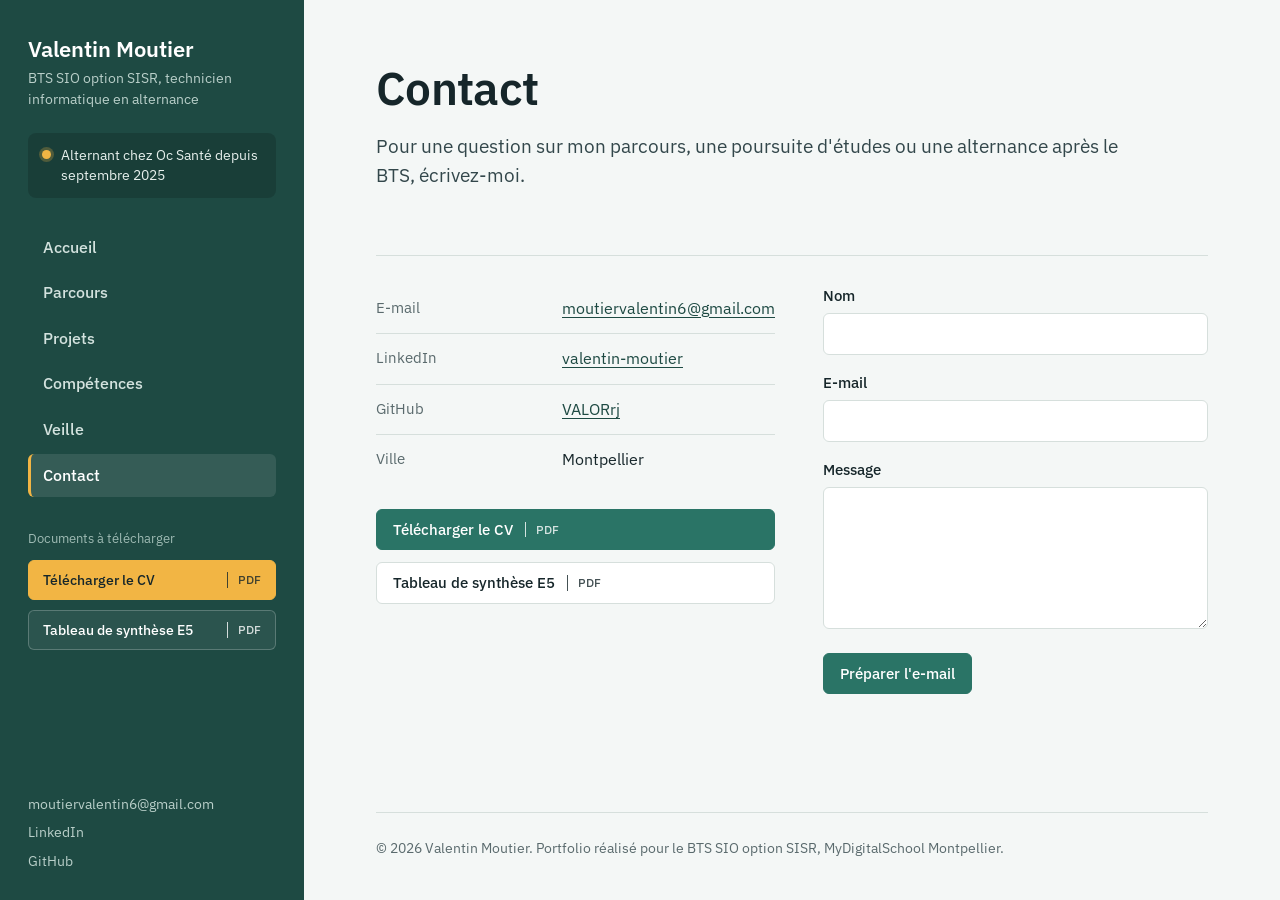
<file: contact.html>
<!DOCTYPE html>
<html lang="fr">
<head>
  <meta charset="UTF-8">
  <meta name="viewport" content="width=device-width, initial-scale=1">
  <title>Contact – Valentin Moutier, BTS SIO SISR</title>
  <meta name="description" content="Contacter Valentin Moutier, étudiant en BTS SIO option SISR à Montpellier.">
  <link rel="preconnect" href="https://fonts.googleapis.com">
  <link rel="preconnect" href="https://fonts.gstatic.com" crossorigin>
  <link rel="stylesheet" href="https://fonts.googleapis.com/css2?family=IBM+Plex+Mono:wght@500&family=IBM+Plex+Sans:wght@400;500;600&display=swap">
  <link rel="stylesheet" href="style.css">
</head>
<body>
  <a class="skip" href="#contenu">Aller au contenu</a>
  <div class="layout">
    <header class="side" id="side">
      <div class="side-top">
        <a class="id" href="index.html">
          <span class="id-name">Valentin Moutier</span>
          <span class="id-role">BTS SIO option SISR, technicien informatique en alternance</span>
        </a>
        <button class="menu-btn" id="menuBtn" type="button" aria-expanded="false" aria-controls="sideBody">Menu</button>
      </div>
      <div class="side-body" id="sideBody">
        <p class="status"><span class="dot" aria-hidden="true"></span>Alternant chez Oc Santé depuis septembre 2025</p>
        <nav aria-label="Navigation principale">
          <ul class="nav">
          <li><a href="index.html">Accueil</a></li>
          <li><a href="alternance.html">Parcours</a></li>
          <li><a href="projets.html">Projets</a></li>
          <li><a href="competences.html">Compétences</a></li>
          <li><a href="veille.html">Veille</a></li>
          <li><a href="contact.html" aria-current="page">Contact</a></li>
          </ul>
        </nav>
        <div class="docs">
          <p class="docs-title">Documents à télécharger</p>
          <a class="btn btn-primary" href="cv.pdf" download="CV_Valentin_MOUTIER.pdf">Télécharger le CV <span class="fmt">PDF</span></a>
          <a class="btn" href="tableau-synthese-E5.pdf" download="Tableau_synthese_E5_Valentin_MOUTIER.pdf">Tableau de synthèse E5 <span class="fmt">PDF</span></a>
        </div>
        <ul class="links">
          <li><a href="mailto:moutiervalentin6@gmail.com">moutiervalentin6@gmail.com</a></li>
          <li><a href="https://www.linkedin.com/in/valentin-moutier-82a618446" target="_blank" rel="noopener">LinkedIn</a></li>
          <li><a href="https://github.com/VALORrj" target="_blank" rel="noopener">GitHub</a></li>
        </ul>
      </div>
    </header>

    <main class="main" id="contenu">

      <div class="page-head">
        <h1>Contact</h1>
        <p class="lead">Pour une question sur mon parcours, une poursuite d'études ou une alternance après le BTS, écrivez-moi.</p>
      </div>

      <section class="section contact-grid" aria-label="Coordonnées et formulaire">
        <div>
          <dl class="meta-list">
            <div><dt>E-mail</dt><dd><a href="mailto:moutiervalentin6@gmail.com">moutiervalentin6@gmail.com</a></dd></div>
            <div><dt>LinkedIn</dt><dd><a href="https://www.linkedin.com/in/valentin-moutier-82a618446" target="_blank" rel="noopener">valentin-moutier</a></dd></div>
            <div><dt>GitHub</dt><dd><a href="https://github.com/VALORrj" target="_blank" rel="noopener">VALORrj</a></dd></div>
            <div><dt>Ville</dt><dd>Montpellier</dd></div>
          </dl>
          <div class="actions">
            <a class="btn btn-primary" href="cv.pdf" download="CV_Valentin_MOUTIER.pdf">Télécharger le CV <span class="fmt">PDF</span></a>
            <a class="btn" href="tableau-synthese-E5.pdf" download="Tableau_synthese_E5_Valentin_MOUTIER.pdf">Tableau de synthèse E5 <span class="fmt">PDF</span></a>
          </div>
        </div>
        <form class="form" id="contactForm" novalidate>
          <div><label for="nom">Nom</label><input id="nom" name="nom" type="text" autocomplete="name" required></div>
          <div><label for="email">E-mail</label><input id="email" name="email" type="email" autocomplete="email" required></div>
          <div><label for="message">Message</label><textarea id="message" name="message" rows="6" required></textarea></div>
          <div><button class="btn btn-primary" type="submit">Préparer l'e-mail</button></div>
          <p class="form-msg" id="formMsg" aria-live="polite"></p>
        </form>
      </section>

      <footer class="foot">
        <p>© <span id="year">2026</span> Valentin Moutier. Portfolio réalisé pour le BTS SIO option SISR, MyDigitalSchool Montpellier.</p>
      </footer>
    </main>
  </div>
  <script src="script.js"></script>
</body>
</html>
</file>
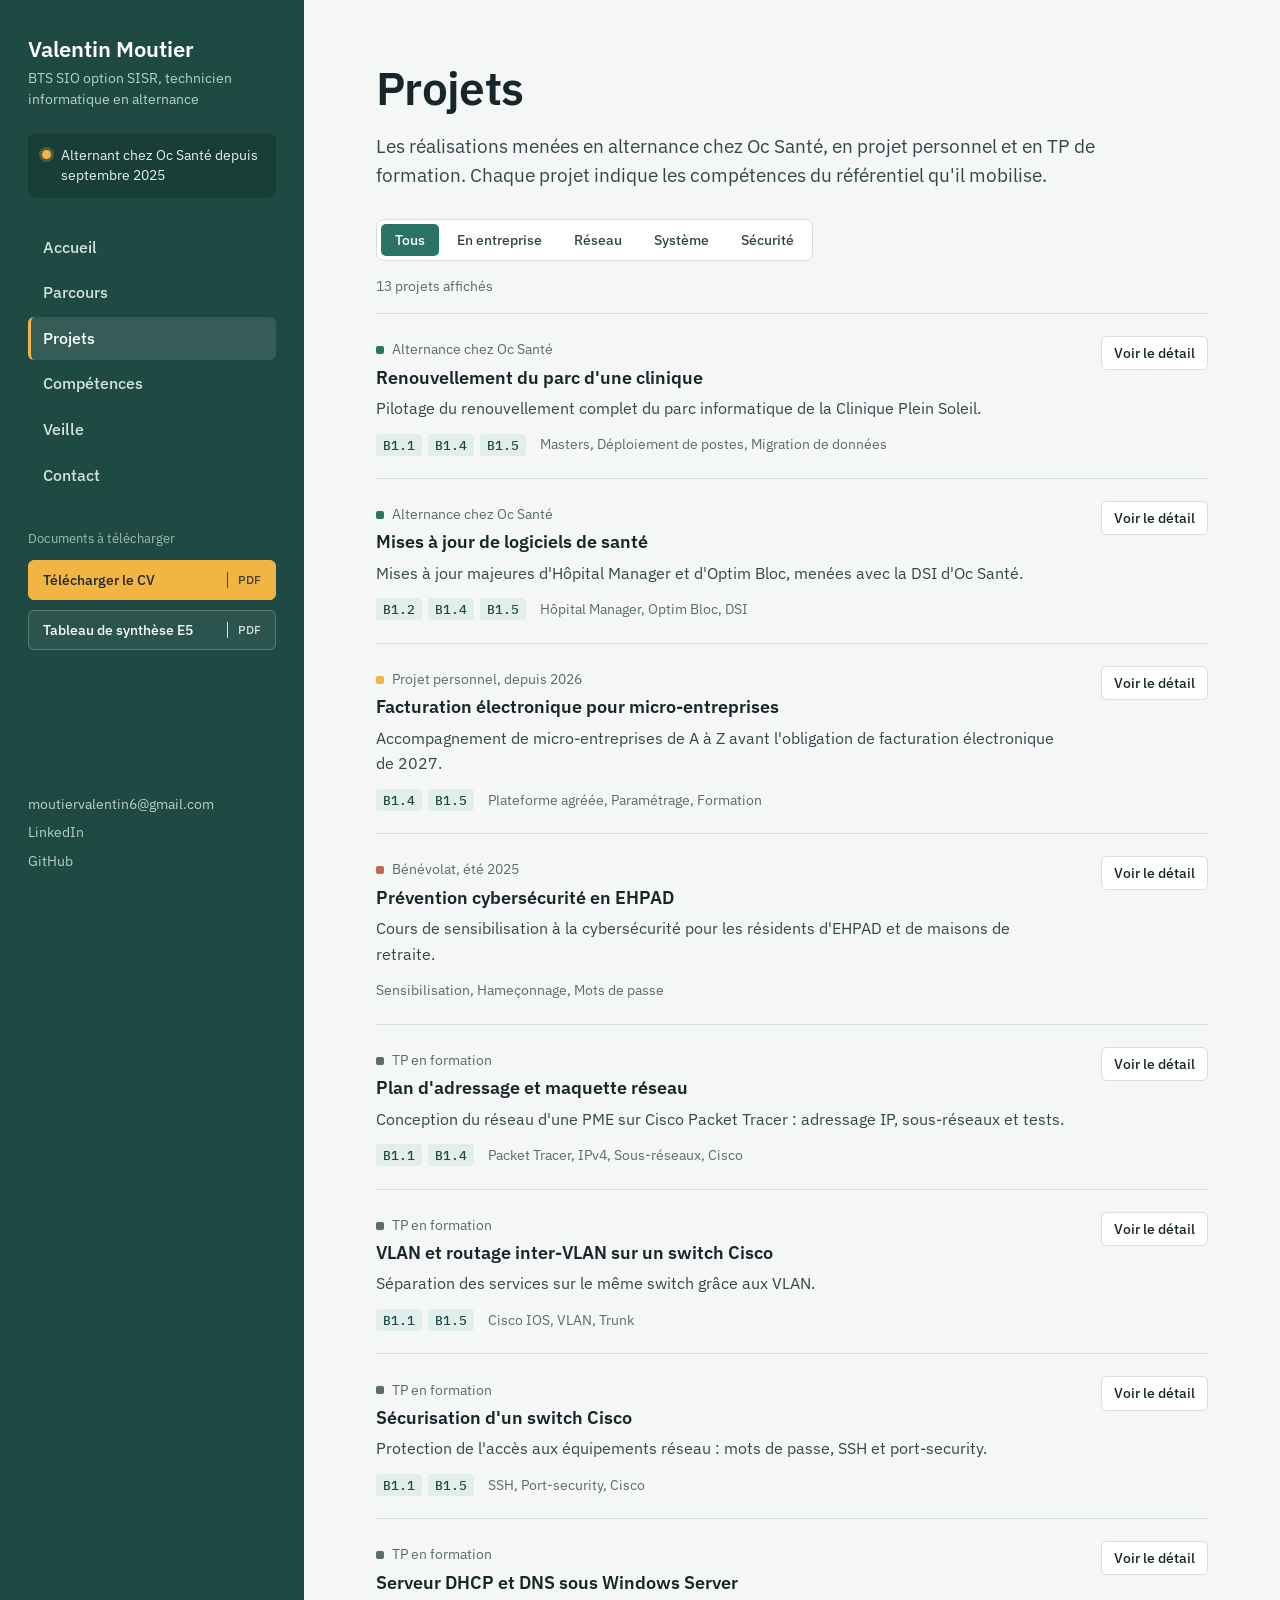
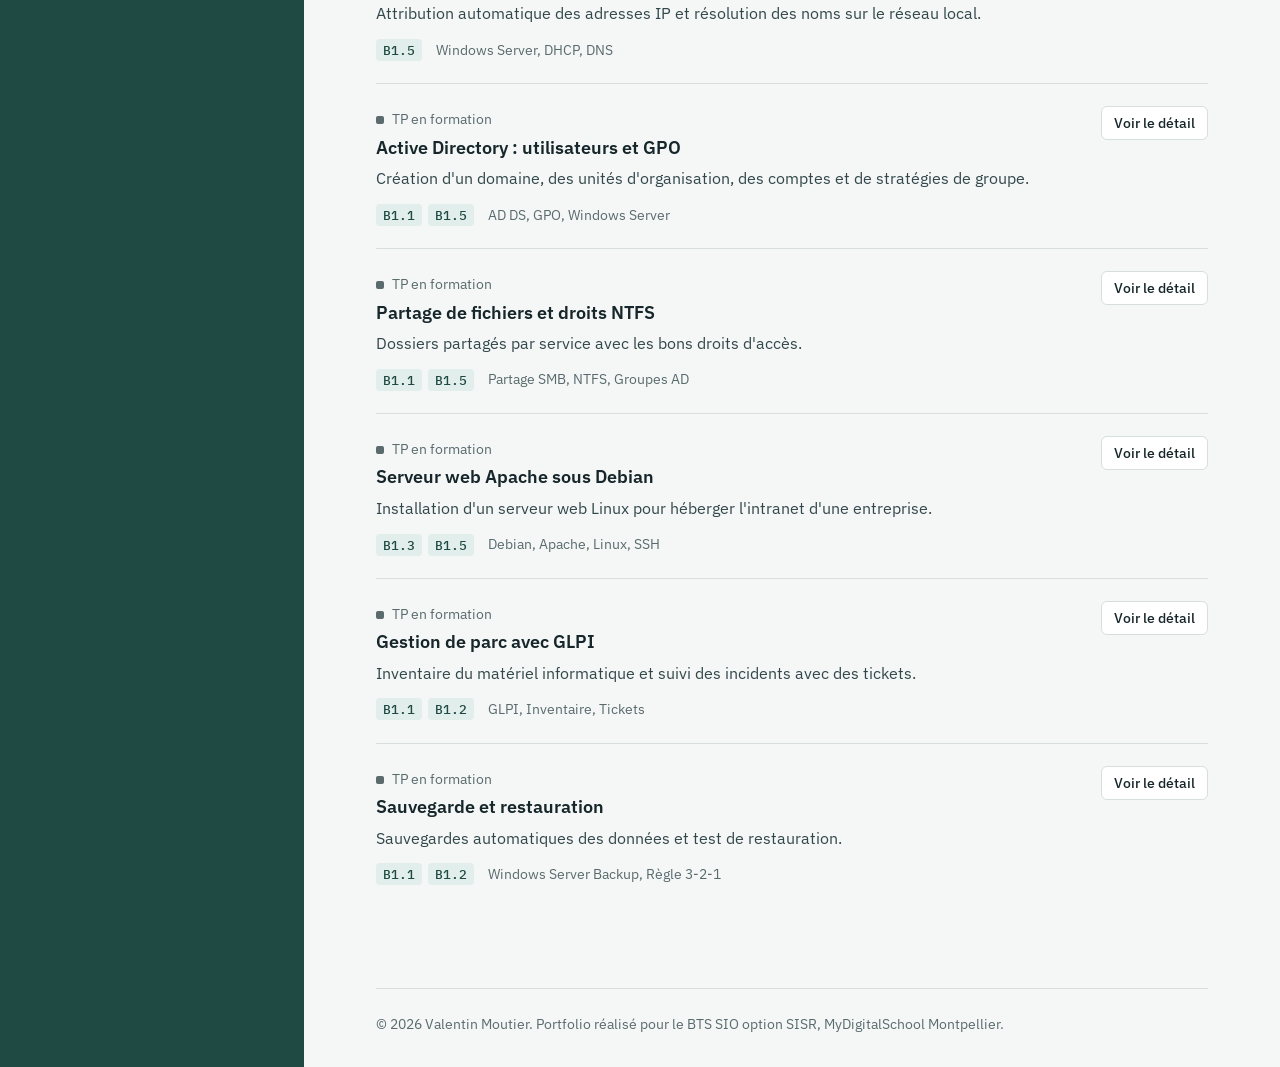
<file: projets.html>
<!DOCTYPE html>
<html lang="fr">
<head>
  <meta charset="UTF-8">
  <meta name="viewport" content="width=device-width, initial-scale=1">
  <title>Projets – Valentin Moutier, BTS SIO SISR</title>
  <meta name="description" content="Projets de Valentin Moutier en entreprise et en formation : parc informatique, Active Directory, réseaux Cisco, Linux, sécurité.">
  <link rel="preconnect" href="https://fonts.googleapis.com">
  <link rel="preconnect" href="https://fonts.gstatic.com" crossorigin>
  <link rel="stylesheet" href="https://fonts.googleapis.com/css2?family=IBM+Plex+Mono:wght@500&family=IBM+Plex+Sans:wght@400;500;600&display=swap">
  <link rel="stylesheet" href="style.css">
</head>
<body>
  <a class="skip" href="#contenu">Aller au contenu</a>
  <div class="layout">
    <header class="side" id="side">
      <div class="side-top">
        <a class="id" href="index.html">
          <span class="id-name">Valentin Moutier</span>
          <span class="id-role">BTS SIO option SISR, technicien informatique en alternance</span>
        </a>
        <button class="menu-btn" id="menuBtn" type="button" aria-expanded="false" aria-controls="sideBody">Menu</button>
      </div>
      <div class="side-body" id="sideBody">
        <p class="status"><span class="dot" aria-hidden="true"></span>Alternant chez Oc Santé depuis septembre 2025</p>
        <nav aria-label="Navigation principale">
          <ul class="nav">
          <li><a href="index.html">Accueil</a></li>
          <li><a href="alternance.html">Parcours</a></li>
          <li><a href="projets.html" aria-current="page">Projets</a></li>
          <li><a href="competences.html">Compétences</a></li>
          <li><a href="veille.html">Veille</a></li>
          <li><a href="contact.html">Contact</a></li>
          </ul>
        </nav>
        <div class="docs">
          <p class="docs-title">Documents à télécharger</p>
          <a class="btn btn-primary" href="cv.pdf" download="CV_Valentin_MOUTIER.pdf">Télécharger le CV <span class="fmt">PDF</span></a>
          <a class="btn" href="tableau-synthese-E5.pdf" download="Tableau_synthese_E5_Valentin_MOUTIER.pdf">Tableau de synthèse E5 <span class="fmt">PDF</span></a>
        </div>
        <ul class="links">
          <li><a href="mailto:moutiervalentin6@gmail.com">moutiervalentin6@gmail.com</a></li>
          <li><a href="https://www.linkedin.com/in/valentin-moutier-82a618446" target="_blank" rel="noopener">LinkedIn</a></li>
          <li><a href="https://github.com/VALORrj" target="_blank" rel="noopener">GitHub</a></li>
        </ul>
      </div>
    </header>

    <main class="main" id="contenu">

      <div class="page-head">
        <h1>Projets</h1>
        <p class="lead">Les réalisations menées en alternance chez Oc Santé, en projet personnel et en TP de formation. Chaque projet indique les compétences du référentiel qu'il mobilise.</p>
        <div class="filters" role="group" aria-label="Filtrer les projets">
          <button type="button" data-filter="all" aria-pressed="true">Tous</button>
          <button type="button" data-filter="entreprise" aria-pressed="false">En entreprise</button>
          <button type="button" data-filter="reseau" aria-pressed="false">Réseau</button>
          <button type="button" data-filter="systeme" aria-pressed="false">Système</button>
          <button type="button" data-filter="securite" aria-pressed="false">Sécurité</button>
        </div>
        <p class="count" id="projectCount" aria-live="polite"></p>
      </div>
      <div class="plist" id="projectList"></div>

      <dialog id="projetDialog" aria-labelledby="dlgTitle">
        <button class="btn btn-small dlg-close" id="dlgClose" type="button">Fermer</button>
        <div class="dlg" id="dlgBody"></div>
      </dialog>

      <footer class="foot">
        <p>© <span id="year">2026</span> Valentin Moutier. Portfolio réalisé pour le BTS SIO option SISR, MyDigitalSchool Montpellier.</p>
      </footer>
    </main>
  </div>
  <script src="script.js"></script>
</body>
</html>
</file>
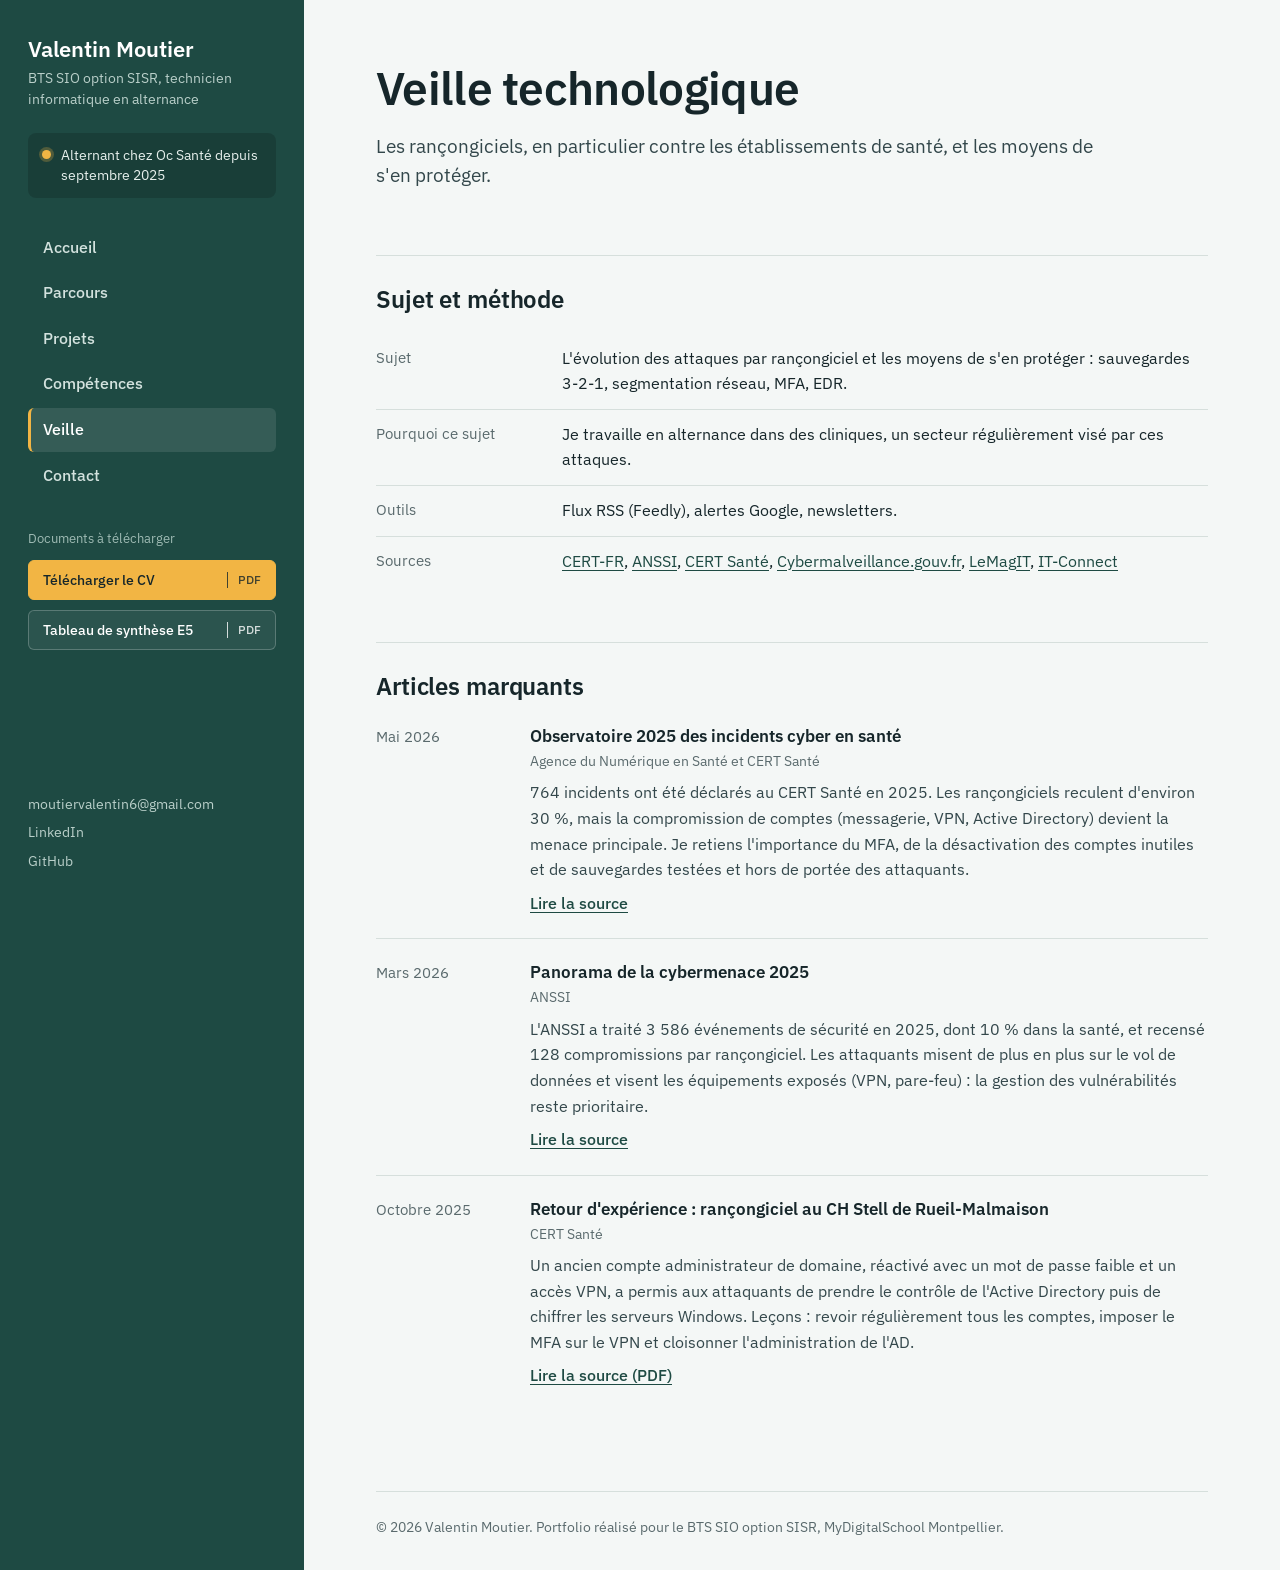
<file: veille.html>
<!DOCTYPE html>
<html lang="fr">
<head>
  <meta charset="UTF-8">
  <meta name="viewport" content="width=device-width, initial-scale=1">
  <title>Veille technologique – Valentin Moutier, BTS SIO SISR</title>
  <meta name="description" content="Veille technologique de Valentin Moutier : les rançongiciels, notamment dans le secteur de la santé.">
  <link rel="preconnect" href="https://fonts.googleapis.com">
  <link rel="preconnect" href="https://fonts.gstatic.com" crossorigin>
  <link rel="stylesheet" href="https://fonts.googleapis.com/css2?family=IBM+Plex+Mono:wght@500&family=IBM+Plex+Sans:wght@400;500;600&display=swap">
  <link rel="stylesheet" href="style.css">
</head>
<body>
  <a class="skip" href="#contenu">Aller au contenu</a>
  <div class="layout">
    <header class="side" id="side">
      <div class="side-top">
        <a class="id" href="index.html">
          <span class="id-name">Valentin Moutier</span>
          <span class="id-role">BTS SIO option SISR, technicien informatique en alternance</span>
        </a>
        <button class="menu-btn" id="menuBtn" type="button" aria-expanded="false" aria-controls="sideBody">Menu</button>
      </div>
      <div class="side-body" id="sideBody">
        <p class="status"><span class="dot" aria-hidden="true"></span>Alternant chez Oc Santé depuis septembre 2025</p>
        <nav aria-label="Navigation principale">
          <ul class="nav">
          <li><a href="index.html">Accueil</a></li>
          <li><a href="alternance.html">Parcours</a></li>
          <li><a href="projets.html">Projets</a></li>
          <li><a href="competences.html">Compétences</a></li>
          <li><a href="veille.html" aria-current="page">Veille</a></li>
          <li><a href="contact.html">Contact</a></li>
          </ul>
        </nav>
        <div class="docs">
          <p class="docs-title">Documents à télécharger</p>
          <a class="btn btn-primary" href="cv.pdf" download="CV_Valentin_MOUTIER.pdf">Télécharger le CV <span class="fmt">PDF</span></a>
          <a class="btn" href="tableau-synthese-E5.pdf" download="Tableau_synthese_E5_Valentin_MOUTIER.pdf">Tableau de synthèse E5 <span class="fmt">PDF</span></a>
        </div>
        <ul class="links">
          <li><a href="mailto:moutiervalentin6@gmail.com">moutiervalentin6@gmail.com</a></li>
          <li><a href="https://www.linkedin.com/in/valentin-moutier-82a618446" target="_blank" rel="noopener">LinkedIn</a></li>
          <li><a href="https://github.com/VALORrj" target="_blank" rel="noopener">GitHub</a></li>
        </ul>
      </div>
    </header>

    <main class="main" id="contenu">

      <div class="page-head">
        <h1>Veille technologique</h1>
        <p class="lead">Les rançongiciels, en particulier contre les établissements de santé, et les moyens de s'en protéger.</p>
      </div>

      <section class="section" aria-labelledby="methode">
        <h2 id="methode">Sujet et méthode</h2>
        <dl class="meta-list">
          <div><dt>Sujet</dt><dd>L'évolution des attaques par rançongiciel et les moyens de s'en protéger : sauvegardes 3-2-1, segmentation réseau, MFA, EDR.</dd></div>
          <div><dt>Pourquoi ce sujet</dt><dd>Je travaille en alternance dans des cliniques, un secteur régulièrement visé par ces attaques.</dd></div>
          <div><dt>Outils</dt><dd>Flux RSS (Feedly), alertes Google, newsletters.</dd></div>
          <div><dt>Sources</dt><dd><a href="https://www.cert.ssi.gouv.fr/" target="_blank" rel="noopener">CERT-FR</a>, <a href="https://cyber.gouv.fr/" target="_blank" rel="noopener">ANSSI</a>, <a href="https://cyberveille.esante.gouv.fr/" target="_blank" rel="noopener">CERT Santé</a>, <a href="https://www.cybermalveillance.gouv.fr/" target="_blank" rel="noopener">Cybermalveillance.gouv.fr</a>, <a href="https://www.lemagit.fr/" target="_blank" rel="noopener">LeMagIT</a>, <a href="https://www.it-connect.fr/" target="_blank" rel="noopener">IT-Connect</a></dd></div>
        </dl>
      </section>

      <section class="section" aria-labelledby="articles">
        <h2 id="articles">Articles marquants</h2>
        <ol class="articles">
          <li>
            <p class="art-when">Mai 2026</p>
            <div>
              <h3>Observatoire 2025 des incidents cyber en santé</h3>
              <p class="art-src">Agence du Numérique en Santé et CERT Santé</p>
              <p class="art-sum">764 incidents ont été déclarés au CERT Santé en 2025. Les rançongiciels reculent d'environ 30 %, mais la compromission de comptes (messagerie, VPN, Active Directory) devient la menace principale. Je retiens l'importance du MFA, de la désactivation des comptes inutiles et de sauvegardes testées et hors de portée des attaquants.</p>
              <a class="link" href="https://esante.gouv.fr/actualites/cybersecurite-un-niveau-de-menace-qui-s-installe-une-resilience-qui-s-organise" target="_blank" rel="noopener">Lire la source</a>
            </div>
          </li>
          <li>
            <p class="art-when">Mars 2026</p>
            <div>
              <h3>Panorama de la cybermenace 2025</h3>
              <p class="art-src">ANSSI</p>
              <p class="art-sum">L'ANSSI a traité 3 586 événements de sécurité en 2025, dont 10 % dans la santé, et recensé 128 compromissions par rançongiciel. Les attaquants misent de plus en plus sur le vol de données et visent les équipements exposés (VPN, pare-feu) : la gestion des vulnérabilités reste prioritaire.</p>
              <a class="link" href="https://cyber.gouv.fr/actualites/panorama-de-la-cybermenace-2025/" target="_blank" rel="noopener">Lire la source</a>
            </div>
          </li>
          <li>
            <p class="art-when">Octobre 2025</p>
            <div>
              <h3>Retour d'expérience : rançongiciel au CH Stell de Rueil-Malmaison</h3>
              <p class="art-src">CERT Santé</p>
              <p class="art-sum">Un ancien compte administrateur de domaine, réactivé avec un mot de passe faible et un accès VPN, a permis aux attaquants de prendre le contrôle de l'Active Directory puis de chiffrer les serveurs Windows. Leçons : revoir régulièrement tous les comptes, imposer le MFA sur le VPN et cloisonner l'administration de l'AD.</p>
              <a class="link" href="https://cyberveille.esante.gouv.fr/sites/default/files/media/document/2025-10/RETEX_CHU%20%2314_Rueil_VF.pdf" target="_blank" rel="noopener">Lire la source (PDF)</a>
            </div>
          </li>
        </ol>
      </section>

      <footer class="foot">
        <p>© <span id="year">2026</span> Valentin Moutier. Portfolio réalisé pour le BTS SIO option SISR, MyDigitalSchool Montpellier.</p>
      </footer>
    </main>
  </div>
  <script src="script.js"></script>
</body>
</html>
</file>
<file: style.css>
/* Portfolio Valentin Moutier – BTS SIO SISR
   Couleurs : vert bloc opératoire, papier froid, encre, accent ambre */
:root {
  --ink: #16262a;
  --ink-soft: #33474b;
  --muted: #5a6a6d;
  --paper: #f4f7f6;
  --surface: #ffffff;
  --line: #d6dfdc;
  --scrub: #2a7466;
  --scrub-deep: #1e4a43;
  --scrub-tint: #e2eeeb;
  --amber: #f2b544;
  --amber-deep: #8a5a00;
  --radius: 8px;
  --sans: "IBM Plex Sans", "Segoe UI", system-ui, sans-serif;
  --mono: "IBM Plex Mono", Consolas, monospace;
}

* { box-sizing: border-box; margin: 0; padding: 0; }
html { -webkit-text-size-adjust: 100%; }
body { font: 400 16px/1.6 var(--sans); color: var(--ink); background: var(--paper); }
img { max-width: 100%; }
a { color: var(--scrub-deep); text-underline-offset: 3px; }
a:hover { color: var(--scrub); }
:focus-visible { outline: 3px solid var(--amber); outline-offset: 2px; border-radius: 4px; }
ul, ol { list-style: none; }
.sr-only { position: absolute; width: 1px; height: 1px; overflow: hidden; clip: rect(0 0 0 0); white-space: nowrap; }
.skip { position: absolute; left: 16px; top: -48px; z-index: 50; background: var(--amber); color: var(--ink); padding: 8px 14px; border-radius: 6px; font-weight: 600; }
.skip:focus { top: 12px; }

/* ---------- Mise en page ---------- */
.layout { display: grid; grid-template-columns: 304px minmax(0, 1fr); min-height: 100vh; background: linear-gradient(to right, var(--scrub-deep) 304px, var(--paper) 304px); }
.main { padding: 64px 72px 0; min-width: 0; }
.main > * { max-width: 860px; }

/* ---------- Panneau latéral ---------- */
.side { position: sticky; top: 0; height: 100vh; overflow-y: auto; background: var(--scrub-deep); color: #e6efec; padding: 36px 28px 28px; display: flex; flex-direction: column; }
.side a { color: inherit; }
.side-top { display: flex; align-items: flex-start; justify-content: space-between; gap: 12px; }
.id { display: block; text-decoration: none; }
.id-name { display: block; font-size: 22px; font-weight: 600; line-height: 1.2; color: #fff; }
.id-role { display: block; margin-top: 6px; font-size: 14px; color: #b9cfc9; line-height: 1.45; }
.menu-btn { display: none; font: 500 14px var(--sans); color: #fff; background: transparent; border: 1px solid rgba(255,255,255,.35); border-radius: 6px; padding: 7px 12px; cursor: pointer; }
.side-body { display: flex; flex-direction: column; flex: 1; }
.status { display: flex; gap: 10px; align-items: baseline; margin: 24px 0 28px; padding: 12px 14px; background: rgba(0,0,0,.16); border-radius: var(--radius); font-size: 14px; line-height: 1.45; }
.dot { flex: none; width: 9px; height: 9px; border-radius: 50%; background: var(--amber); box-shadow: 0 0 0 3px rgba(242,181,68,.25); transform: translateY(-1px); }
.nav li + li { margin-top: 2px; }
.nav a { display: block; padding: 9px 12px; border-radius: 6px; text-decoration: none; font-weight: 500; color: #d3e2de; border-left: 3px solid transparent; }
.nav a:hover { background: rgba(255,255,255,.07); color: #fff; }
.nav a[aria-current="page"] { color: #fff; background: rgba(255,255,255,.1); border-left-color: var(--amber); }
.docs { margin-top: 32px; display: grid; gap: 10px; }
.docs-title { font-size: 13px; color: #9fbbb4; }
.side .btn { width: 100%; justify-content: space-between; font-size: 14px; padding: 10px 14px; background: rgba(255,255,255,.06); border-color: rgba(255,255,255,.22); color: #fff; }
.side .btn:hover { background: rgba(255,255,255,.12); color: #fff; }
.side .btn-primary { background: var(--amber); border-color: var(--amber); color: var(--ink); }
.side .btn-primary:hover { background: #f6c566; color: var(--ink); }
.links { margin-top: auto; padding-top: 32px; font-size: 14px; display: grid; gap: 6px; }
.links a { color: #b9cfc9; text-decoration: none; word-break: break-all; }
.links a:hover { color: #fff; text-decoration: underline; }

/* ---------- Boutons et liens ---------- */
.btn { display: inline-flex; align-items: center; gap: 12px; padding: 10px 16px; font: 500 15px/1.3 var(--sans); color: var(--ink); background: var(--surface); border: 1px solid var(--line); border-radius: 6px; text-decoration: none; cursor: pointer; }
.btn:hover { border-color: var(--scrub); color: var(--ink); }
.btn-primary { background: var(--scrub); border-color: var(--scrub); color: #fff; }
.btn-primary:hover { background: var(--scrub-deep); border-color: var(--scrub-deep); color: #fff; }
.btn-small { padding: 7px 12px; font-size: 14px; }
.fmt { font-size: 12px; font-weight: 500; opacity: .8; padding-left: 10px; border-left: 1px solid currentColor; }
.link { font-weight: 500; }

/* ---------- Typographie ---------- */
h1 { font-size: 46px; line-height: 1.08; font-weight: 600; letter-spacing: -0.015em; }
h2 { font-size: 24px; line-height: 1.25; font-weight: 600; letter-spacing: -0.005em; }
h3 { font-size: 17px; line-height: 1.35; font-weight: 600; }
.lead { margin-top: 18px; font-size: 19px; line-height: 1.55; color: var(--ink-soft); max-width: 68ch; }
.role { margin-top: 10px; font-size: 18px; color: var(--scrub); font-weight: 500; }
p + p { margin-top: 12px; }
.section { margin-top: 56px; padding-top: 28px; border-top: 1px solid var(--line); }
.section > h2 + * { margin-top: 20px; }
.section-intro { color: var(--ink-soft); max-width: 68ch; }
.page-head { padding-bottom: 8px; }
.actions { display: flex; flex-wrap: wrap; align-items: center; gap: 12px 20px; margin-top: 28px; }

/* Codes du référentiel */
.codes { display: flex; flex-wrap: wrap; gap: 6px; }
.code { font: 500 12.5px/1.6 var(--mono); color: var(--scrub-deep); background: var(--scrub-tint); padding: 1px 7px; border-radius: 4px; white-space: nowrap; }

/* ---------- Accueil : fiche ---------- */
.sheet { margin-top: 36px; background: var(--surface); border: 1px solid var(--line); border-radius: var(--radius); }
.sheet div { display: grid; grid-template-columns: 170px 1fr; gap: 16px; padding: 13px 20px; }
.sheet div + div { border-top: 1px solid var(--line); }
.sheet dt { color: var(--muted); font-size: 14px; padding-top: 1px; }
.sheet dd { font-variant-numeric: tabular-nums; }
.sheet .key dd { font-weight: 600; }

.missions { display: grid; grid-template-columns: 1fr 1fr; gap: 28px 40px; }
.missions li { border-left: 3px solid var(--scrub); padding-left: 18px; }
.missions p { margin: 6px 0 10px; color: var(--ink-soft); font-size: 15.5px; }

.picks li + li { border-top: 1px solid var(--line); }
.picks a { display: grid; grid-template-columns: 1fr auto; gap: 4px 24px; padding: 16px 4px; text-decoration: none; color: var(--ink); }
.picks a:hover .pick-title { color: var(--scrub); text-decoration: underline; }
.pick-title { font-weight: 600; }
.pick-desc { grid-column: 1; color: var(--muted); font-size: 15px; }
.pick-where { grid-row: 1 / span 2; grid-column: 2; align-self: center; font-size: 14px; color: var(--muted); }

/* ---------- Parcours ---------- */
.log > li { display: grid; grid-template-columns: 170px 1fr; gap: 24px; padding: 22px 0; }
.log > li + li { border-top: 1px solid var(--line); }
.log-when { font-size: 14.5px; color: var(--muted); font-variant-numeric: tabular-nums; padding-top: 1px; }
.log-org { color: var(--muted); font-size: 15px; margin-top: 2px; }
.log ul { margin-top: 10px; }
.log ul li { position: relative; padding-left: 18px; margin-top: 4px; color: var(--ink-soft); }
.log ul li::before { content: ""; position: absolute; left: 2px; top: .7em; width: 7px; height: 2px; background: var(--scrub); }
.log .codes { margin-top: 12px; }

/* ---------- Projets ---------- */
.filters { display: inline-flex; flex-wrap: wrap; gap: 4px; padding: 4px; background: var(--surface); border: 1px solid var(--line); border-radius: 8px; margin-top: 28px; }
.filters button { font: 500 14px var(--sans); color: var(--ink-soft); background: transparent; border: 0; border-radius: 5px; padding: 7px 14px; cursor: pointer; }
.filters button:hover { background: var(--paper); }
.filters button[aria-pressed="true"] { background: var(--scrub); color: #fff; }
.count { margin-top: 14px; font-size: 14px; color: var(--muted); }
.plist { margin-top: 8px; }
.proj { display: grid; grid-template-columns: 1fr auto; gap: 8px 32px; align-items: start; padding: 22px 0; border-top: 1px solid var(--line); }
.proj[hidden] { display: none; }
.proj p { margin: 0; }
.proj h3 { font-size: 18px; margin-top: 4px; }
.proj-resume { margin-top: 6px !important; color: var(--ink-soft); }
.proj-meta { display: flex; flex-wrap: wrap; align-items: center; gap: 6px 14px; margin-top: 12px !important; font-size: 14px; color: var(--muted); }
.cadre { display: inline-flex; align-items: center; gap: 8px; font-size: 13.5px; color: var(--muted); }
.cadre::before { content: ""; width: 8px; height: 8px; border-radius: 2px; background: var(--muted); }
.cadre-entreprise::before { background: var(--scrub); }
.cadre-perso::before { background: var(--amber); }
.cadre-benevolat::before { background: #c46a4a; }

dialog { width: min(640px, calc(100% - 32px)); max-height: calc(100vh - 48px); margin: auto; border: 0; border-radius: 12px; padding: 36px 36px 32px; color: var(--ink); background: var(--surface); box-shadow: 0 24px 60px rgba(22,38,42,.3); }
dialog::backdrop { background: rgba(22,38,42,.55); }
.dlg-close { position: absolute; top: 16px; right: 16px; }
.dlg h2 { font-size: 26px; padding-right: 88px; }
.dlg h3 { margin-top: 24px; font-size: 15px; color: var(--scrub-deep); }
.dlg h3 + * { margin-top: 8px; }
.dlg ol { counter-reset: step; }
.dlg ol li { counter-increment: step; position: relative; padding-left: 30px; margin-top: 6px; }
.dlg ol li::before { content: counter(step); position: absolute; left: 0; top: 2px; width: 20px; height: 20px; border-radius: 50%; background: var(--scrub-tint); color: var(--scrub-deep); font: 600 12px/20px var(--sans); text-align: center; }
.dlg .comp li { display: grid; grid-template-columns: 52px 1fr; gap: 10px; margin-top: 6px; align-items: baseline; }

/* ---------- Compétences ---------- */
.matrix-wrap { margin-top: 24px; overflow-x: auto; background: var(--surface); border: 1px solid var(--line); border-radius: var(--radius); }
.matrix { width: 100%; border-collapse: collapse; font-size: 14.5px; min-width: 640px; }
.matrix th, .matrix td { border-bottom: 1px solid var(--line); padding: 10px 12px; text-align: left; font-weight: 400; vertical-align: middle; }
.matrix thead th { position: sticky; top: 0; background: var(--surface); font-size: 13.5px; color: var(--muted); }
.matrix thead th:not(:first-child), .matrix td { text-align: center; width: 64px; }
.matrix tbody th a { color: var(--ink); text-decoration: underline; text-decoration-color: #b7c7c3; text-underline-offset: 3px; }
.matrix tbody th a:hover { color: var(--scrub); text-decoration: underline; }
.matrix .grp th { background: var(--paper); font-weight: 600; font-size: 13.5px; color: var(--ink-soft); padding-top: 8px; padding-bottom: 8px; }
.code-btn { font: 500 13px var(--mono); color: var(--scrub-deep); background: var(--scrub-tint); border: 1px solid transparent; border-radius: 5px; padding: 4px 8px; cursor: pointer; }
.code-btn:hover { border-color: var(--scrub); }
.code-btn[aria-pressed="true"] { background: var(--scrub); color: #fff; }
.mark { display: inline-block; width: 12px; height: 12px; border-radius: 3px; background: var(--scrub); }
.matrix td.on { background: rgba(42,116,102,.07); }
.matrix tr.dim th, .matrix tr.dim td { opacity: .32; }
.matrix tfoot th, .matrix tfoot td { border-bottom: 0; font-weight: 600; font-variant-numeric: tabular-nums; }
.matrix-note { margin-top: 12px; font-size: 14px; color: var(--muted); }
.matrix tbody th, .matrix thead th:first-child, .matrix tfoot th { position: sticky; left: 0; z-index: 1; background: var(--surface); }
.matrix .grp th { left: 0; }
.legend { display: grid; grid-template-columns: 1fr 1fr; gap: 20px 36px; margin-top: 28px; }
.legend h3 { display: flex; gap: 10px; align-items: baseline; font-size: 15.5px; }
.legend ul { margin-top: 6px; font-size: 14.5px; color: var(--ink-soft); }
.legend ul li { margin-top: 3px; padding-left: 14px; position: relative; }
.legend ul li::before { content: ""; position: absolute; left: 0; top: .72em; width: 6px; height: 1px; background: var(--muted); }

.skills { display: grid; grid-template-columns: 1fr 1fr; gap: 32px 48px; }
.skills h3 { margin-bottom: 12px; }
.skill + .skill { margin-top: 12px; }
.skill-label { font-size: 15px; }
.meter { height: 6px; margin-top: 6px; background: var(--line); border-radius: 3px; overflow: hidden; }
.meter span { display: block; height: 100%; background: var(--scrub); border-radius: 3px; }
.scale { margin-top: 18px; font-size: 14px; color: var(--muted); }

.chips { display: flex; flex-wrap: wrap; gap: 8px; }
.chips li { font-size: 14.5px; background: var(--surface); border: 1px solid var(--line); border-radius: 999px; padding: 4px 13px; }

/* ---------- Veille ---------- */
.meta-list div { display: grid; grid-template-columns: 170px 1fr; gap: 16px; padding: 12px 0; border-top: 1px solid var(--line); }
.meta-list div:first-child { border-top: 0; }
.meta-list dt { color: var(--muted); font-size: 14.5px; }
.articles > li { display: grid; grid-template-columns: 130px 1fr; gap: 24px; padding: 22px 0; border-top: 1px solid var(--line); }
.articles > li:first-child { border-top: 0; padding-top: 4px; }
.art-when { font-size: 14.5px; color: var(--muted); }
.art-src { font-size: 14px; color: var(--muted); margin-top: 2px; }
.articles p.art-sum { margin-top: 8px; color: var(--ink-soft); }
.articles .link { display: inline-block; margin-top: 8px; }

/* ---------- Contact ---------- */
.contact-grid { display: grid; grid-template-columns: 1fr 1.2fr; gap: 48px; }
.contact-grid .actions { margin-top: 24px; flex-direction: column; align-items: stretch; }
.form { display: grid; gap: 16px; }
.form label { display: block; font-size: 14.5px; font-weight: 500; margin-bottom: 6px; }
.form input, .form textarea { width: 100%; font: 400 16px var(--sans); color: var(--ink); background: var(--surface); border: 1px solid var(--line); border-radius: 6px; padding: 10px 12px; }
.form input:focus, .form textarea:focus { border-color: var(--scrub); outline: 2px solid var(--scrub-tint); }
.form-msg { min-height: 1.5em; font-size: 14.5px; }
.form-msg.error { color: #a3271b; }
.form-msg.ok { color: var(--scrub-deep); }

/* ---------- Pied de page ---------- */
.foot { margin-top: 80px; padding: 24px 0 32px; border-top: 1px solid var(--line); font-size: 14px; color: var(--muted); }

/* ---------- Écrans moyens et petits ---------- */
@media (max-width: 1100px) {
  .main { padding: 48px 40px 0; }
  .missions, .skills, .legend { grid-template-columns: 1fr; }
}
@media (max-width: 900px) {
  .layout { grid-template-columns: 1fr; background: var(--paper); }
  .side { height: auto; position: sticky; z-index: 20; padding: 14px 20px; }
  .id-name { font-size: 18px; }
  .id-role { font-size: 13px; margin-top: 2px; }
  .menu-btn { display: inline-block; }
  .side-body { display: none; padding-bottom: 8px; }
  .side.open .side-body { display: flex; }
  .side.open { max-height: 100vh; overflow-y: auto; }
  .links { margin-top: 24px; padding-top: 0; }
  .main { padding: 36px 20px 0; }
  h1 { font-size: 36px; }
  .contact-grid { grid-template-columns: 1fr; }
}
@media (max-width: 600px) {
  .sheet div, .log > li, .meta-list div, .articles > li { grid-template-columns: 1fr; gap: 4px; }
  .proj { grid-template-columns: 1fr; }
  .picks a { grid-template-columns: 1fr; }
  .pick-where { grid-row: auto; grid-column: 1; }
  .lead { font-size: 17.5px; }
  dialog { padding: 28px 22px 24px; }
  .matrix { font-size: 13.5px; min-width: 540px; }
  .matrix th, .matrix td { padding: 8px; }
  .matrix thead th:not(:first-child), .matrix td { width: 46px; }
  .matrix tbody th { min-width: 160px; }
}
@media (prefers-reduced-motion: no-preference) {
  dialog[open] { animation: rise .16s ease-out; }
  @keyframes rise { from { opacity: 0; transform: translateY(8px); } }
}
@media print {
  .side, .foot, .filters { display: none; }
  .layout { display: block; }
  .main { padding: 0; }
}
.dlg-actions { display: flex; flex-wrap: wrap; gap: 10px; margin-top: 14px !important; }

/* ---------- Accueil : présentation et parcours en bref ---------- */
.about-text { max-width: 68ch; }
.about-text p { color: var(--ink-soft); font-size: 16.5px; }
.about-text p + p { margin-top: 14px; }
.traits li { border-left-color: var(--amber); }
.path { margin-top: 24px; }
.path li { position: relative; display: grid; grid-template-columns: 128px minmax(0, 1fr); gap: 0 24px; padding-bottom: 22px; }
.path li::before { content: ""; position: absolute; left: 157px; top: 14px; bottom: -6px; width: 2px; background: var(--line); }
.path li:last-child::before { display: none; }
.path li::after { content: ""; position: absolute; left: 152px; top: 5px; width: 12px; height: 12px; border-radius: 50%; background: var(--surface); border: 2px solid var(--scrub); }
.path li.now::after { background: var(--amber); border-color: var(--amber-deep); }
.path li.next::after { border-style: dashed; border-color: var(--muted); }
.path-when { font-size: 14.5px; color: var(--muted); font-variant-numeric: tabular-nums; padding-top: 1px; white-space: nowrap; }
.path-body { padding-left: 30px; }
.path h3 { font-size: 16.5px; }
.path p { margin-top: 2px; color: var(--ink-soft); font-size: 15px; }
.path li.next h3, .path li.next p { color: var(--muted); }
@media (max-width: 600px) {
  .path li { grid-template-columns: 1fr; padding-left: 28px; }
  .path li::before { left: 5px; }
  .path li::after { left: 0; }
  .path-body { padding-left: 0; }
}
</file>
